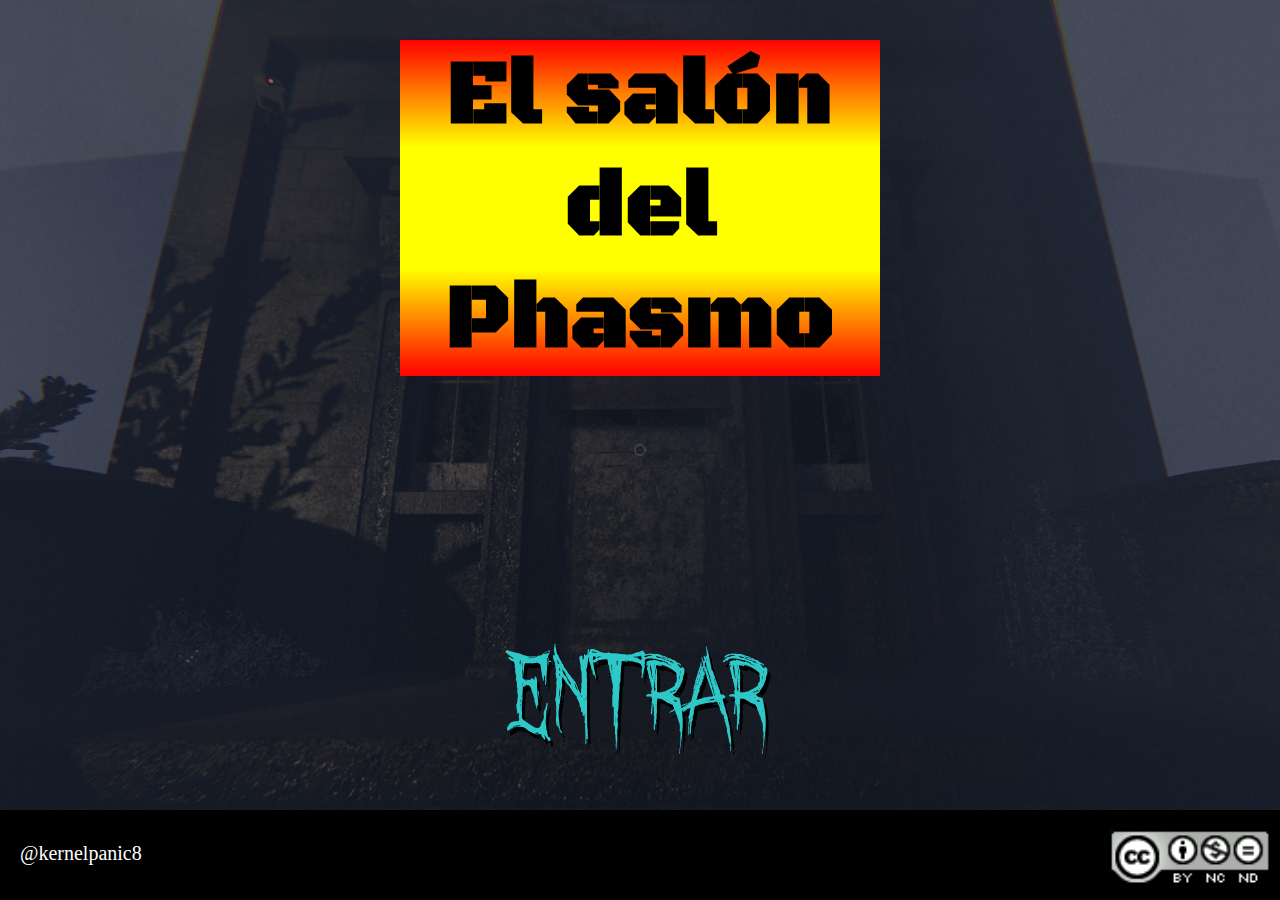
<file: index.html>
<!DOCTYPE html>
<html style="height:100%;">
	<head>
		<title>Ecos del Phasmo</title>
		
		<meta http-equiv="Content-Type" content="text/html; charset=utf-8"/>

		<!-- Links para el archivo CSS y para las fuentes -->
		<link rel="stylesheet" href="style.css" />
		<link rel="preconnect" href="https://fonts.googleapis.com">
		<link rel="preconnect" href="https://fonts.gstatic.com" crossorigin>
		<link href="https://fonts.googleapis.com/css2?family=Black+Ops+One&family=Bricolage+Grotesque:opsz,wght@10..48,500&family=Roboto&display=swap" rel="stylesheet">

	</head>
	<body>
		<header>

			<!-- Título para la página -->
			<h1 id="titulo">El salón del Phasmo</h1>

		</header>
		<section style="text-align:center;">

			<!-- Botón para entrar al menú -->
			<a id="entrar" href="menu.html">Entrar</a>

		</section>

		<footer id="pie">
			<a target="_blank" id="redes" href="https://www.instagram.com/kernelpanic8/?hl=es">@kernelpanic8</a>
			<section style="text-align: right; margin-top: 20px; margin-right: 10px;">
				<img src="img/Licencia CC.png" style="width: 160px;" />
			</section>

		</footer>
	</body>
</html>
</file>
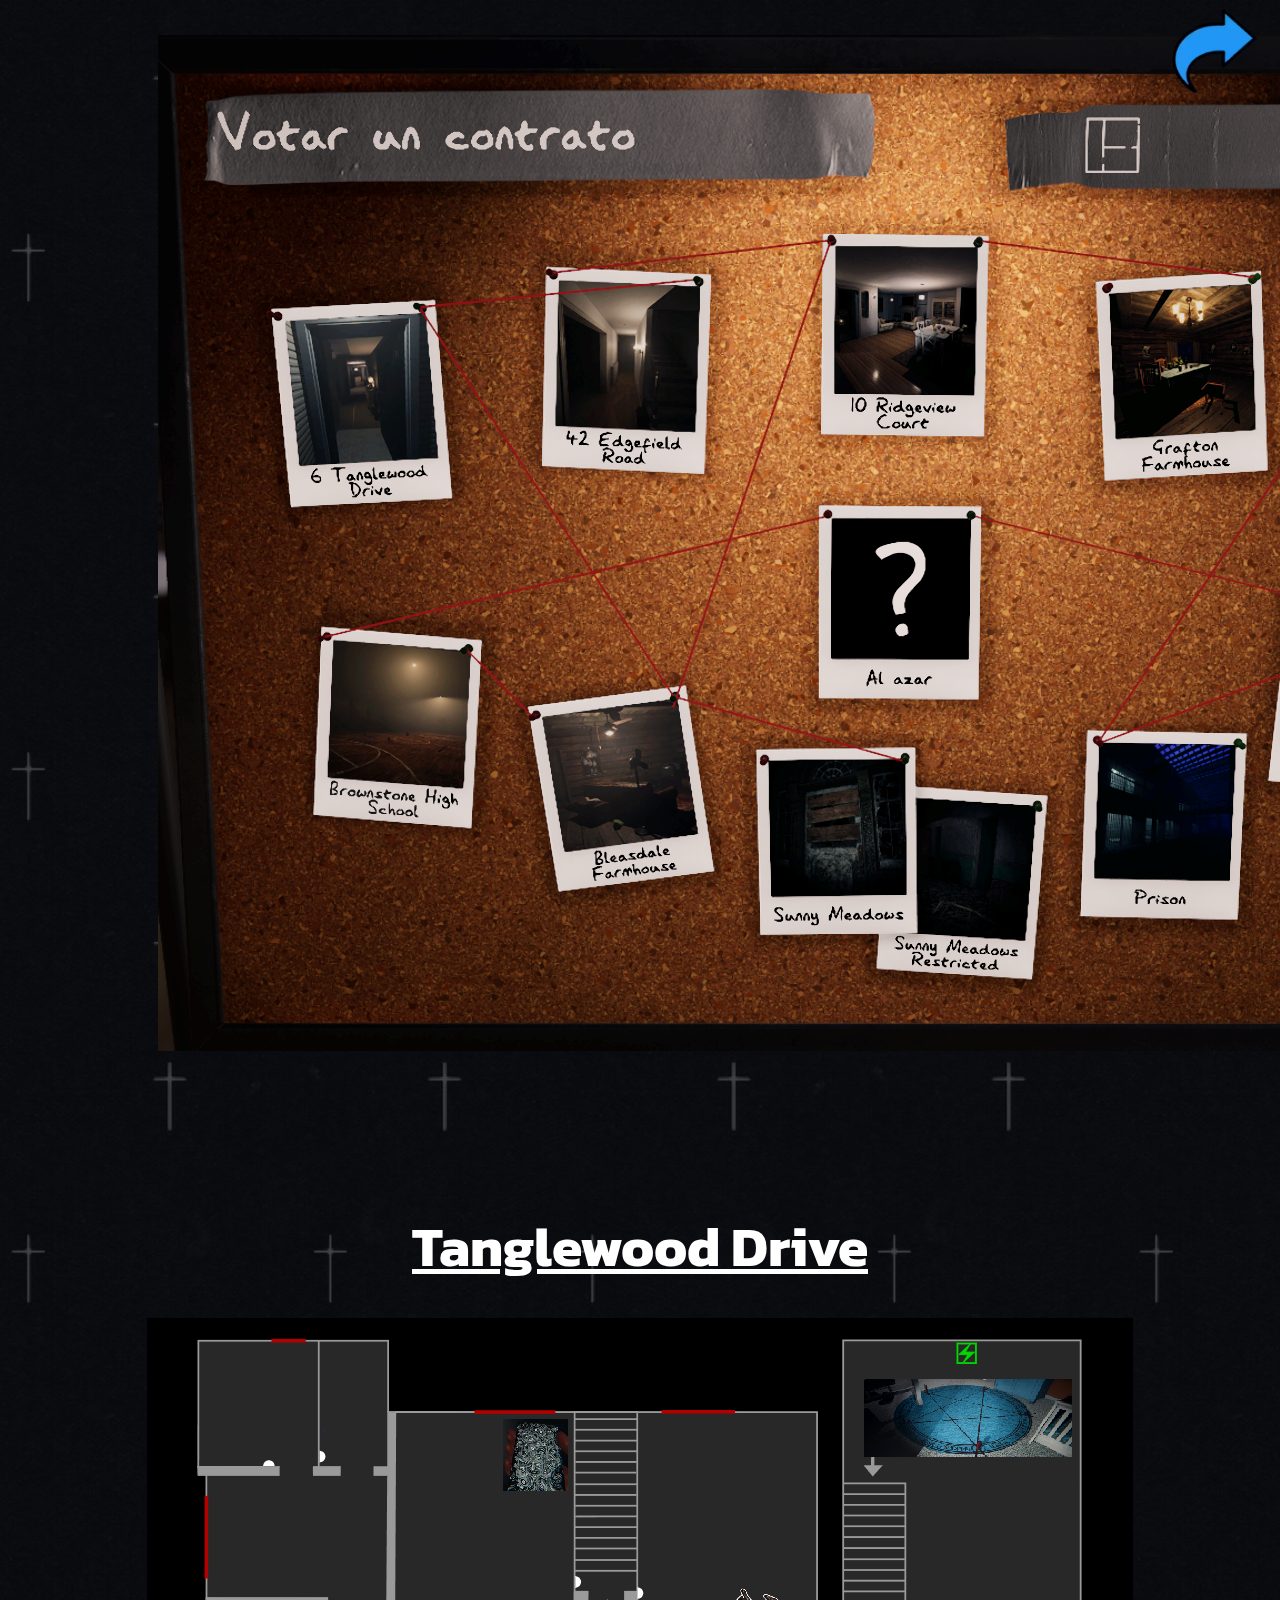
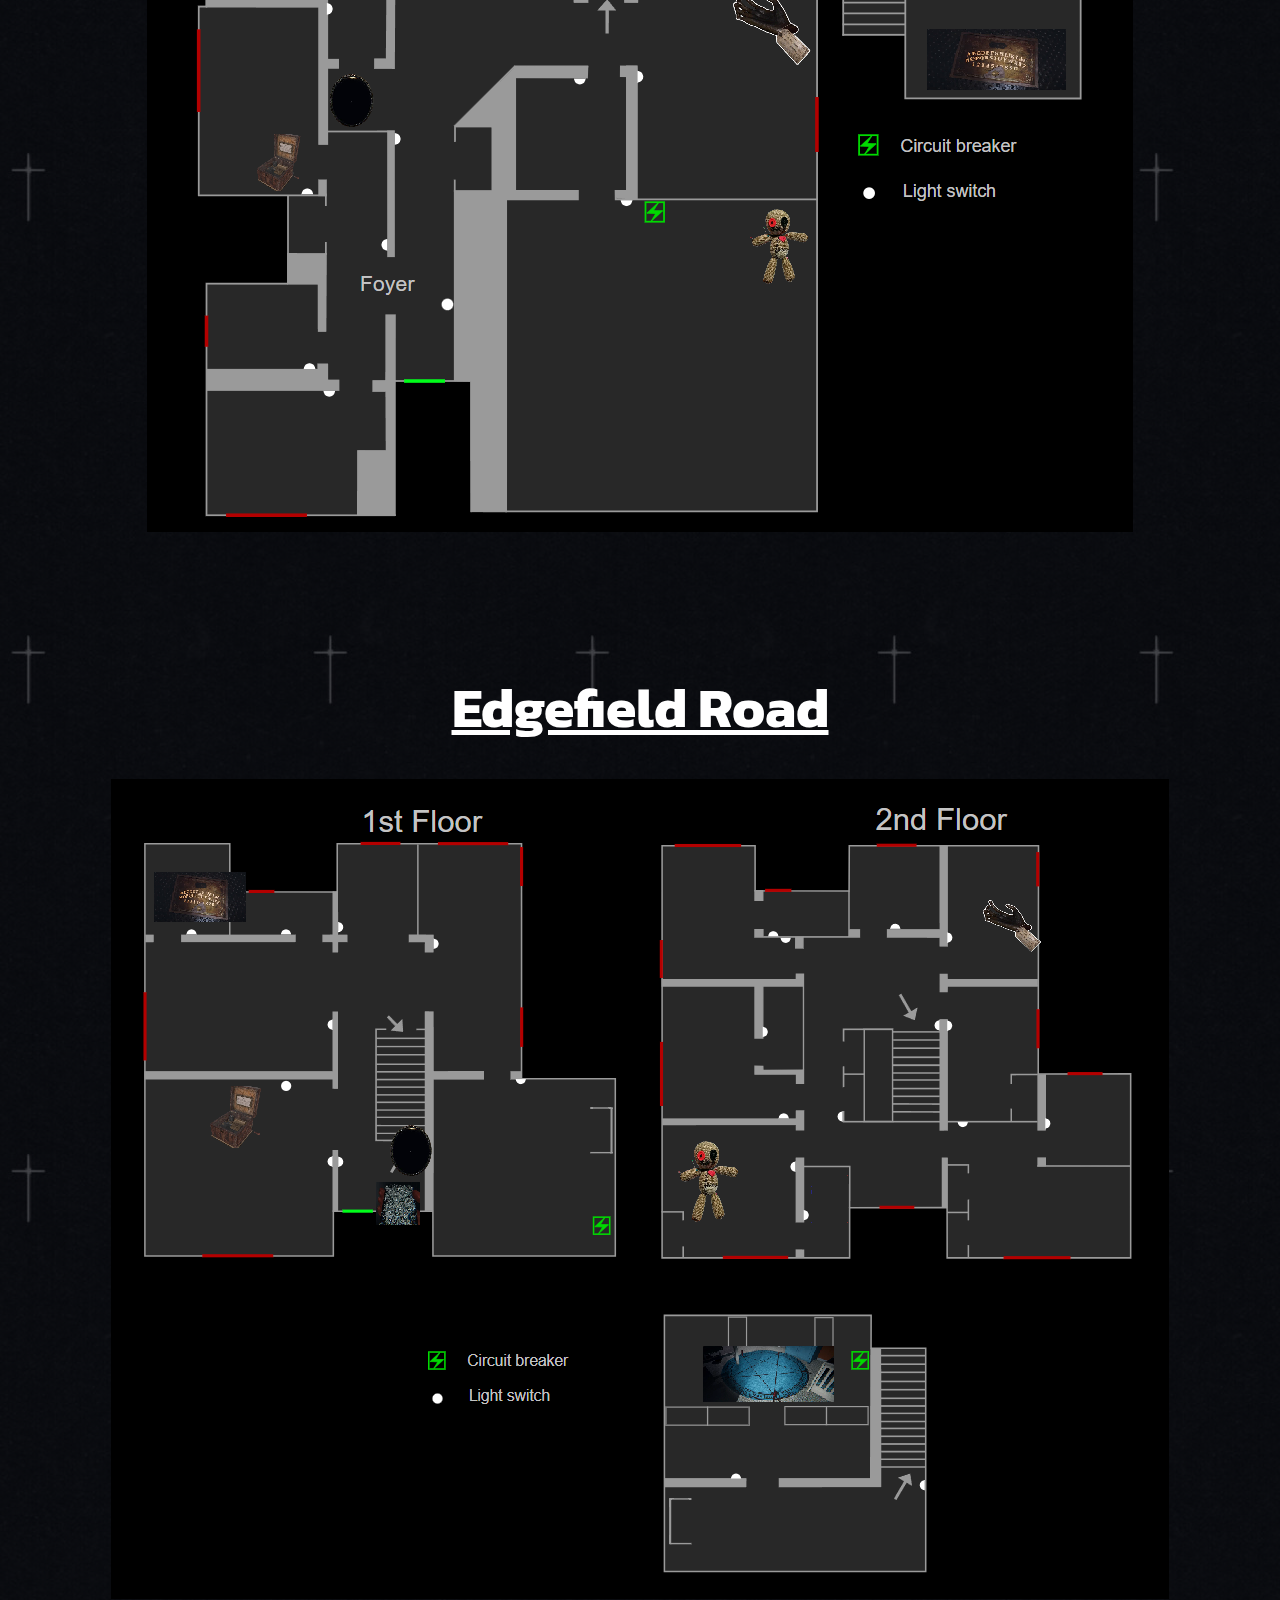
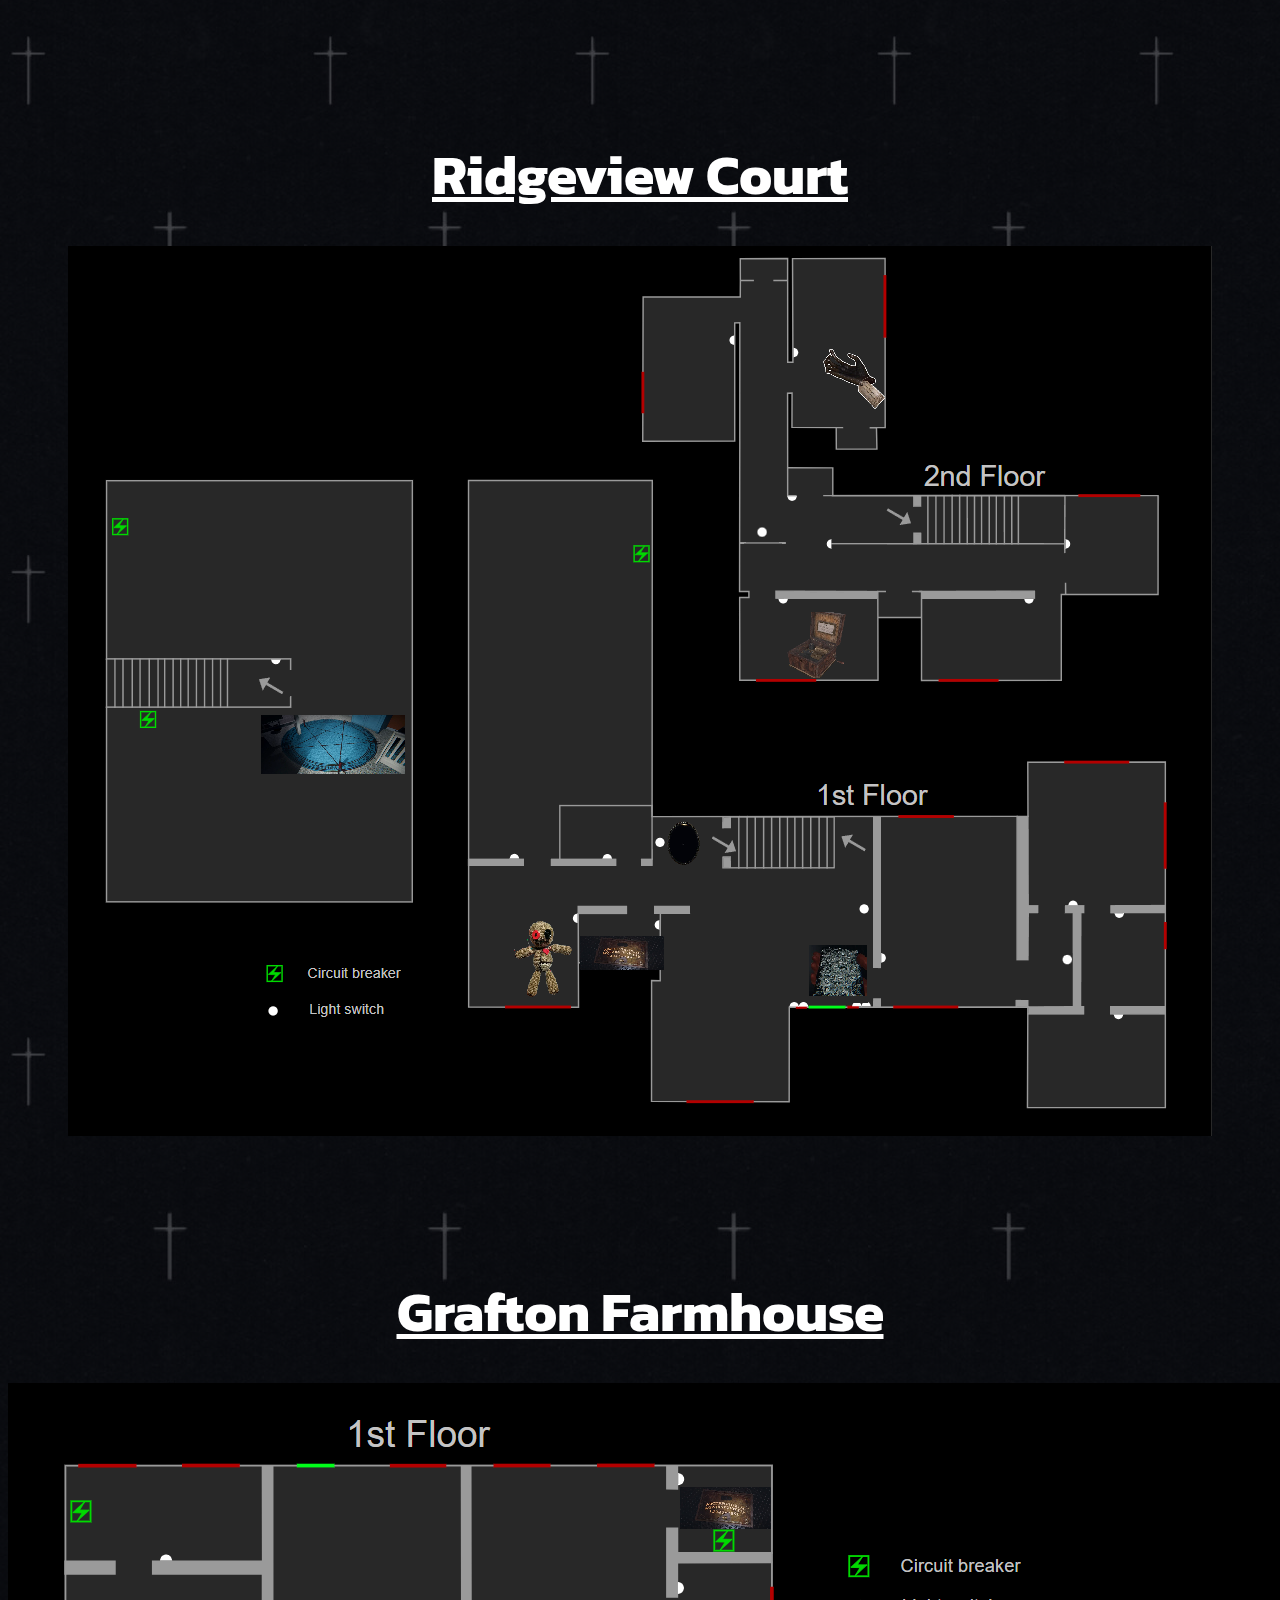
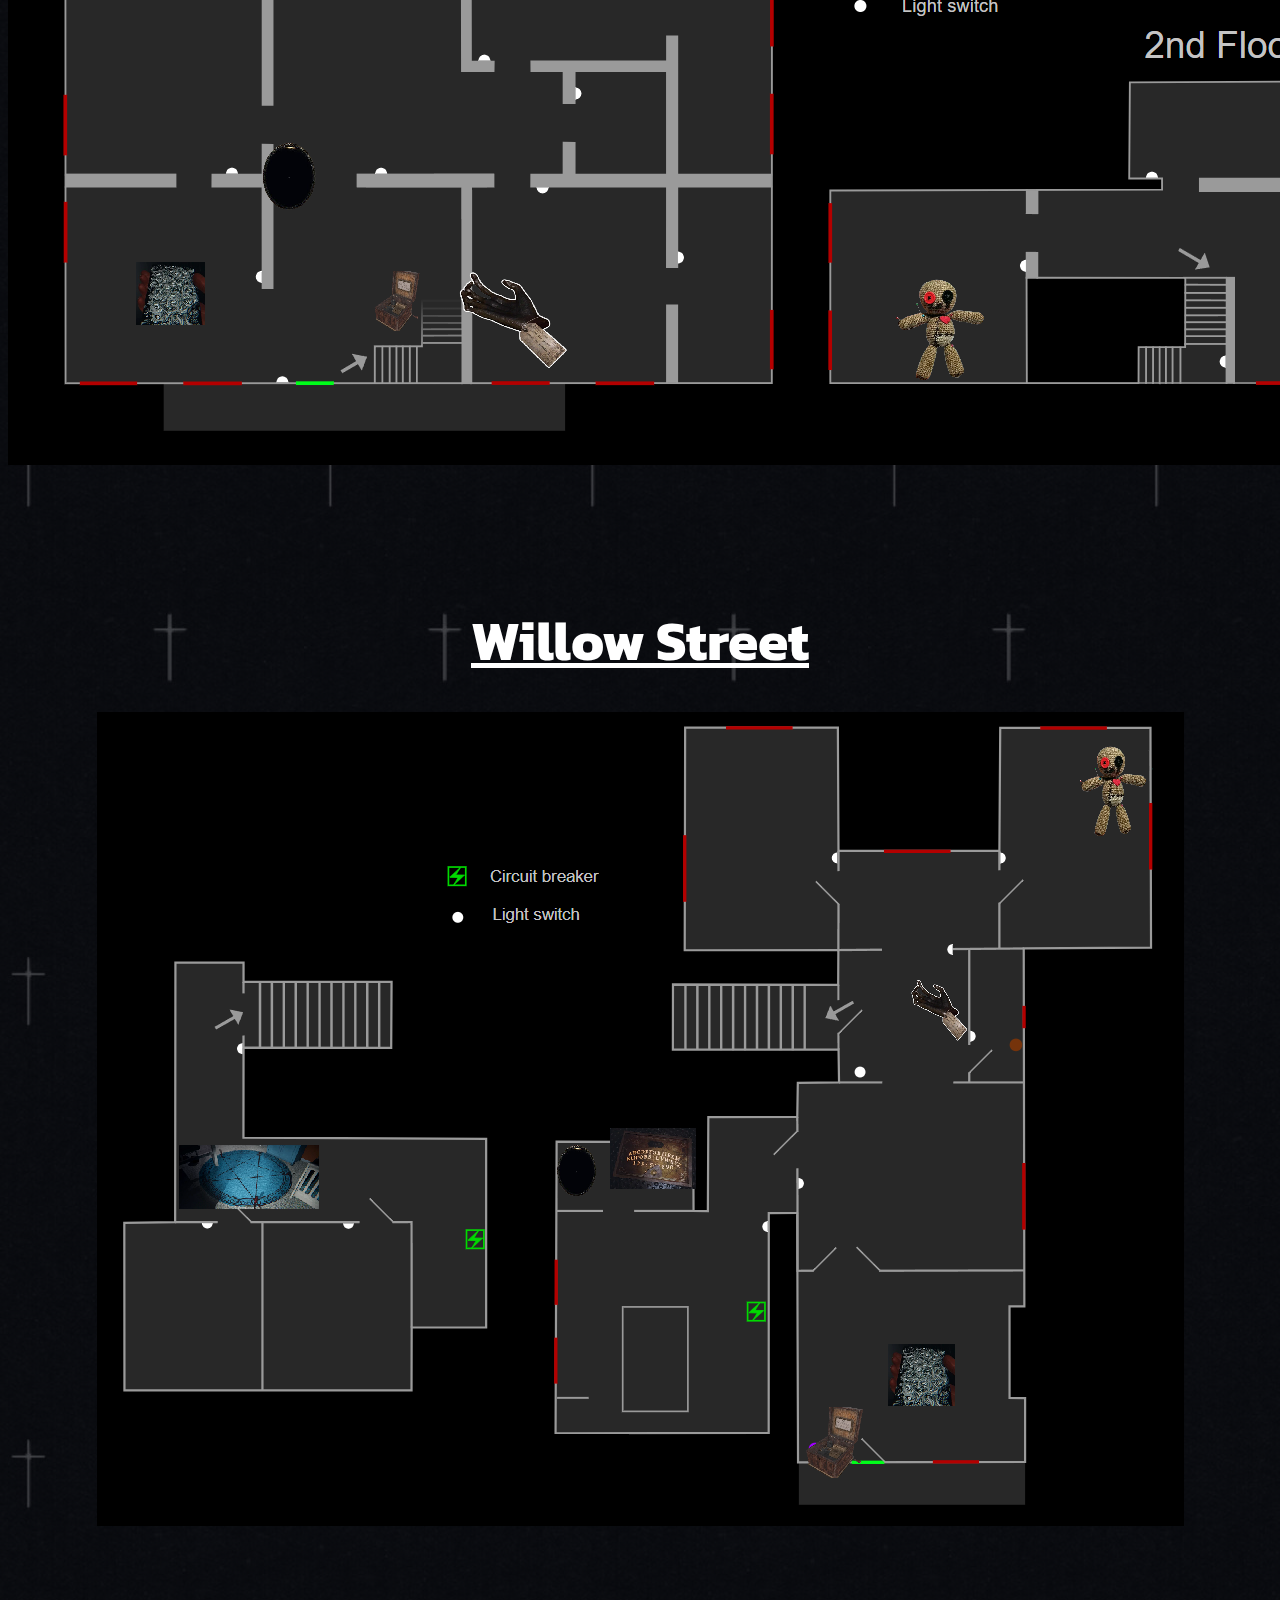
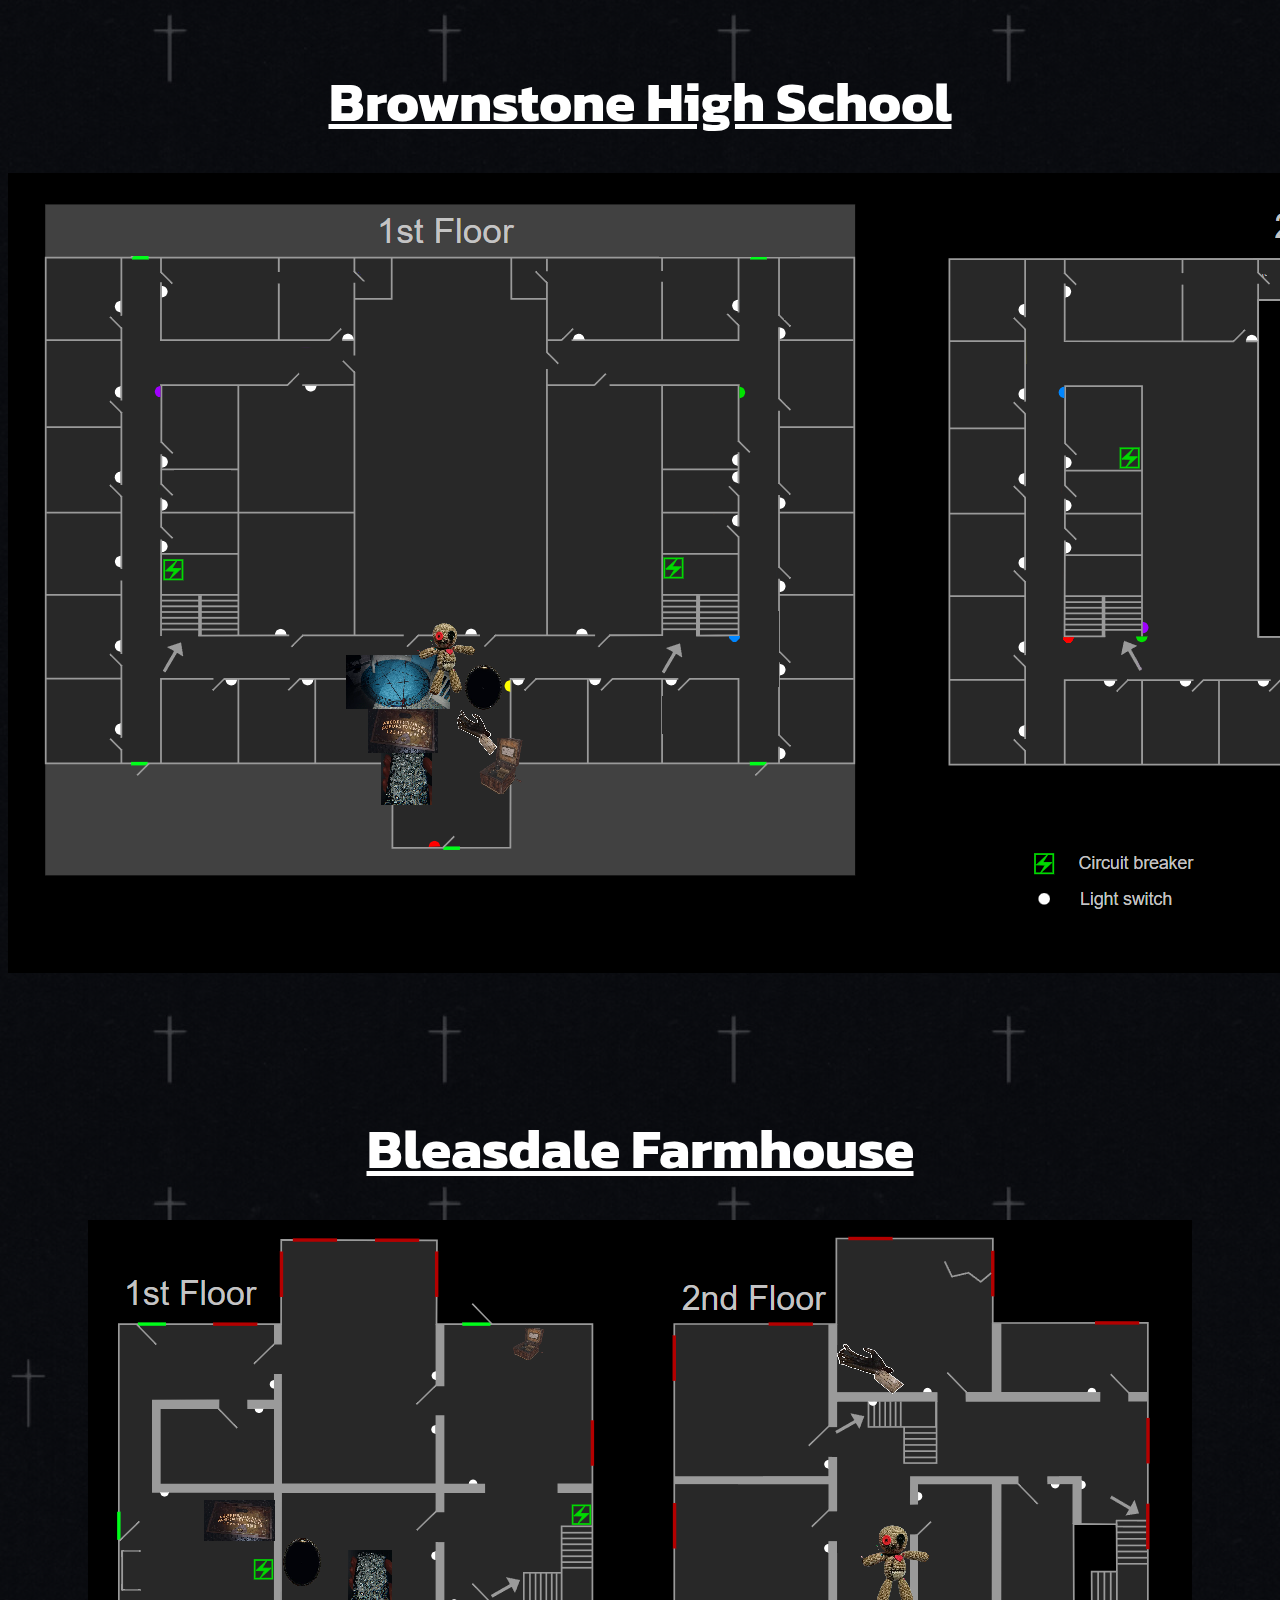
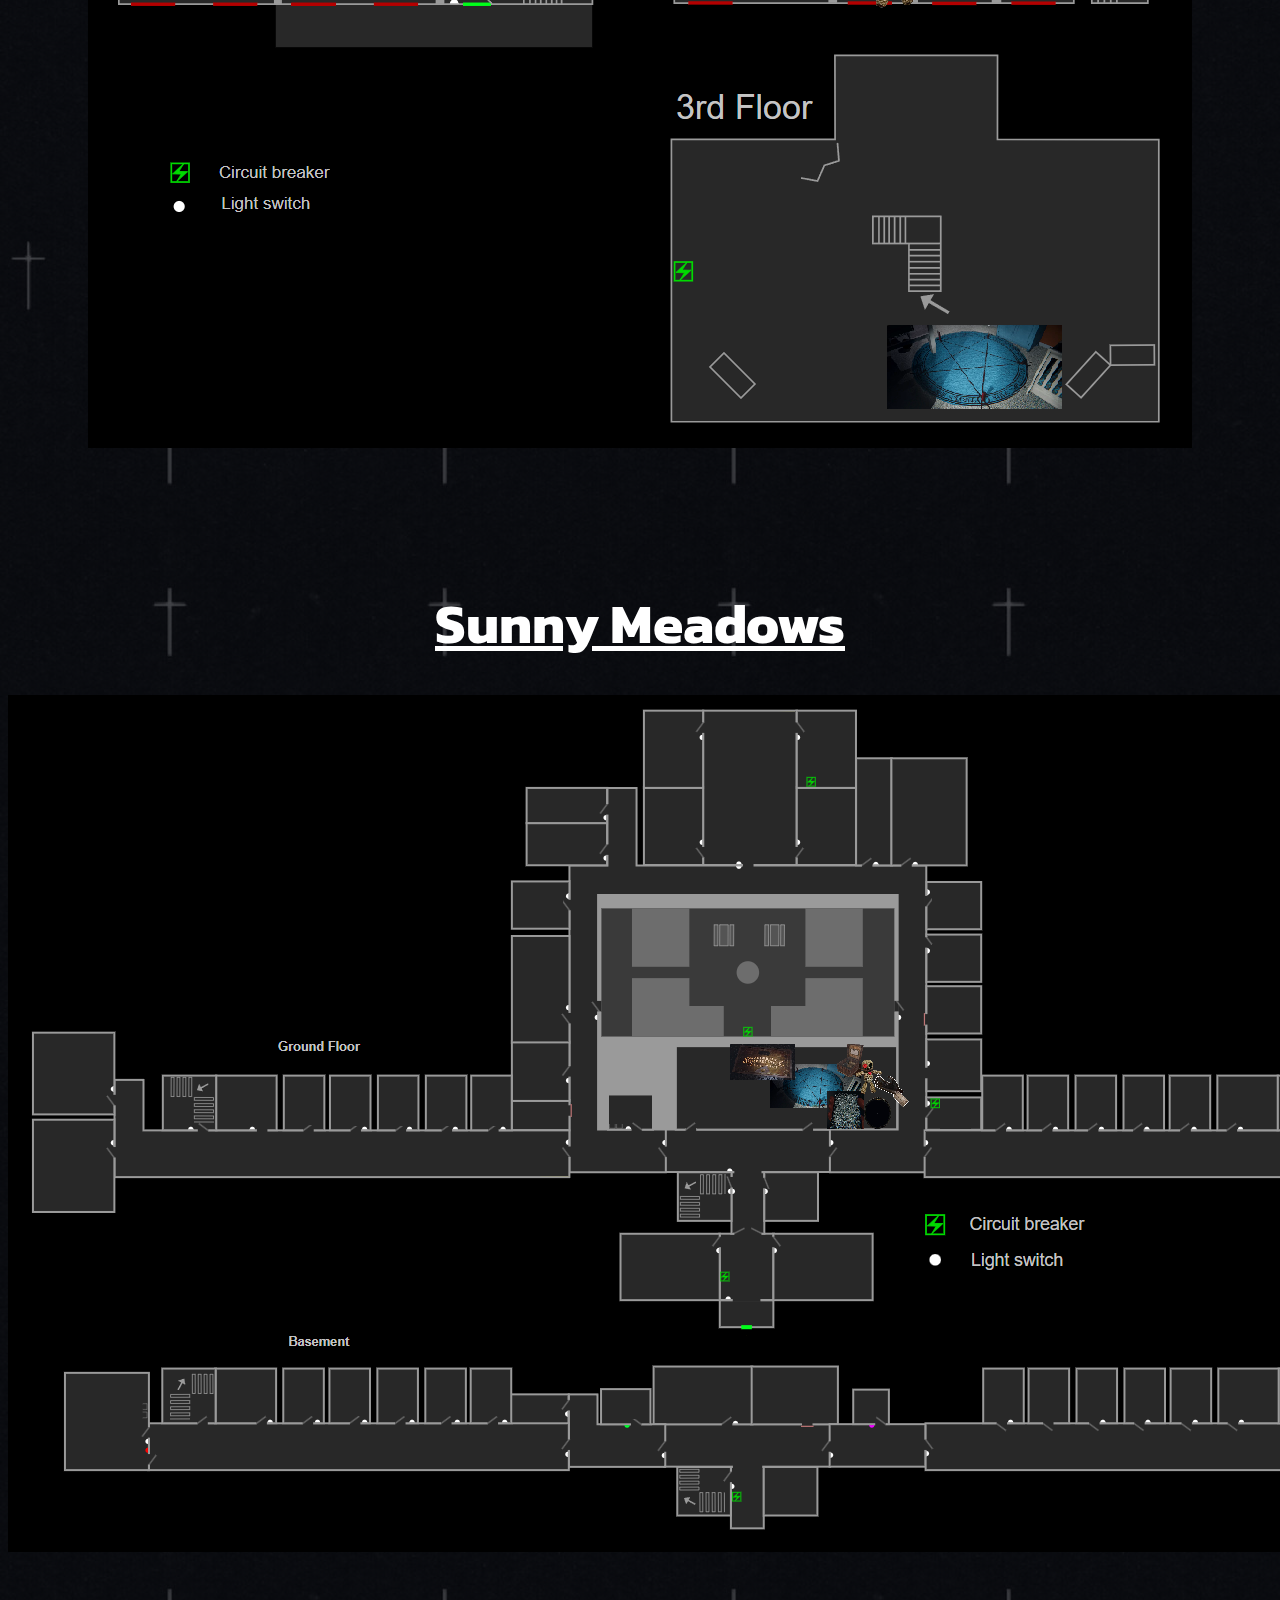
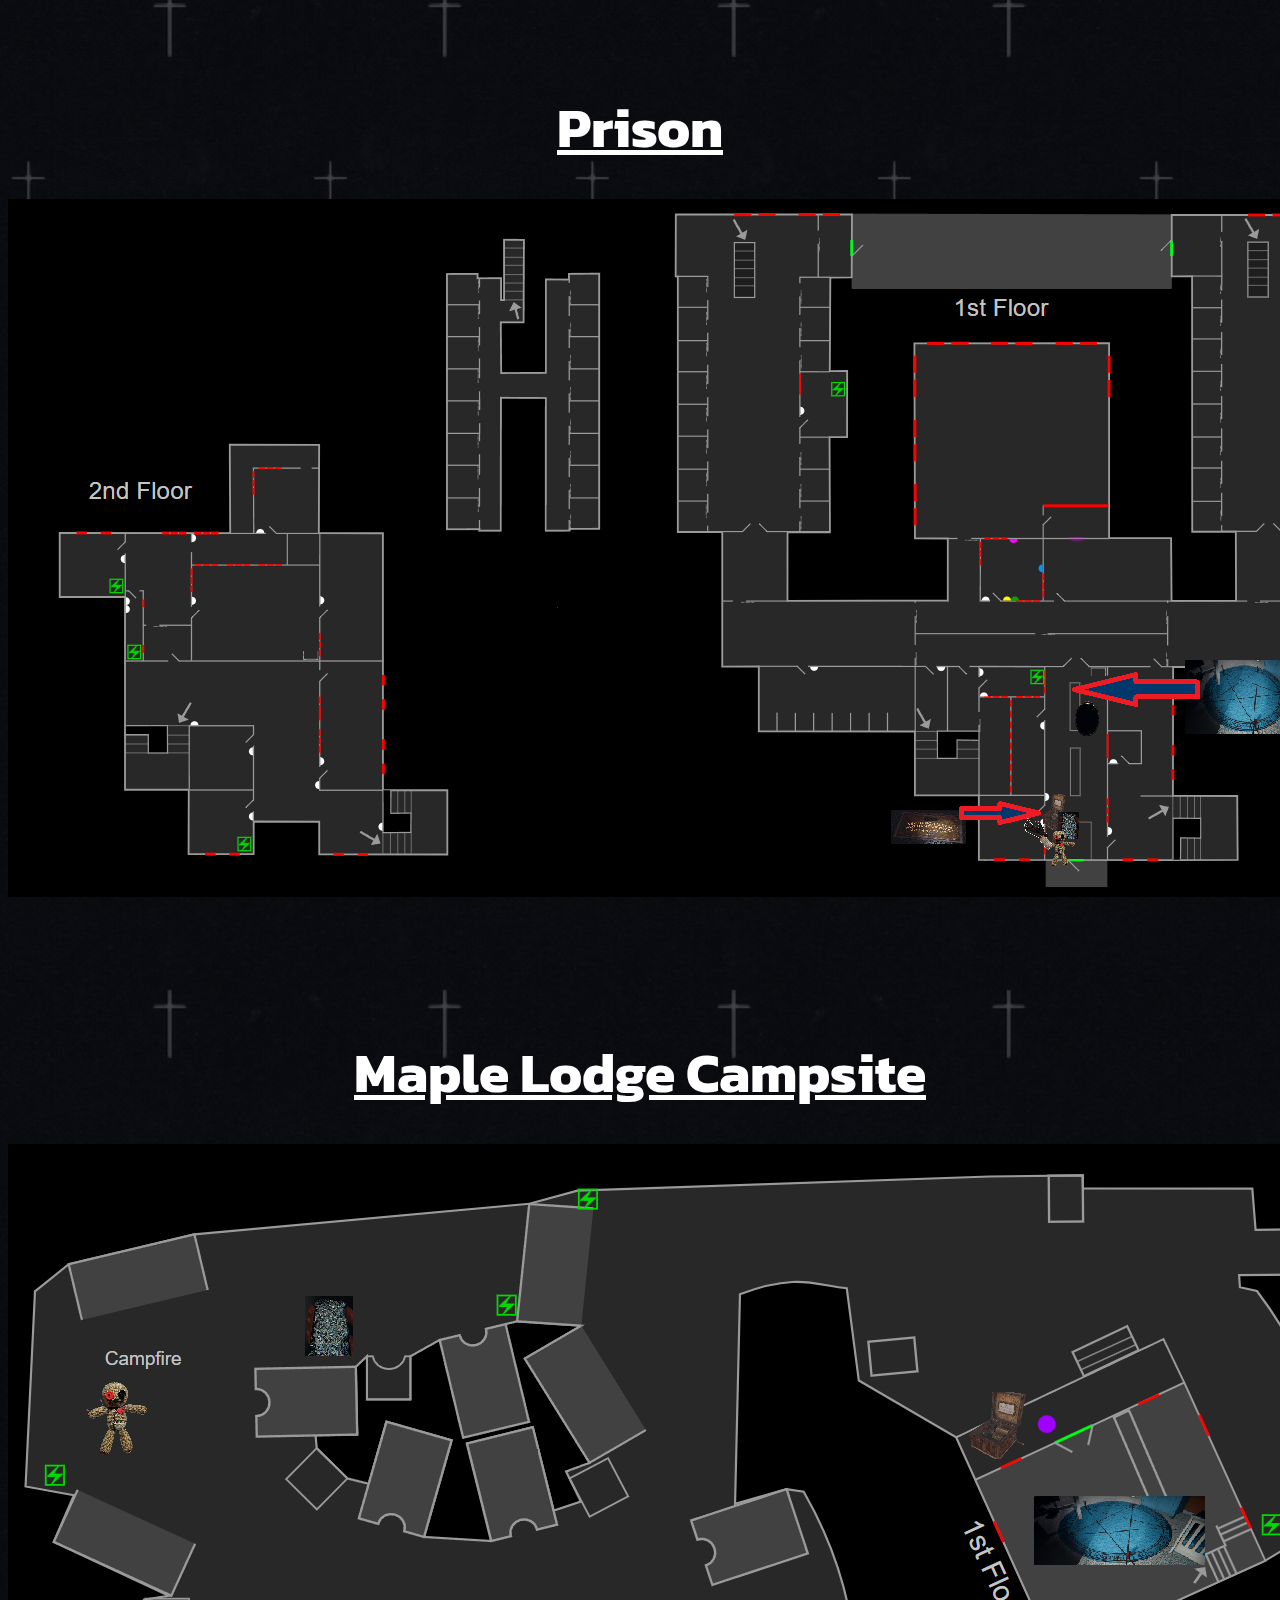
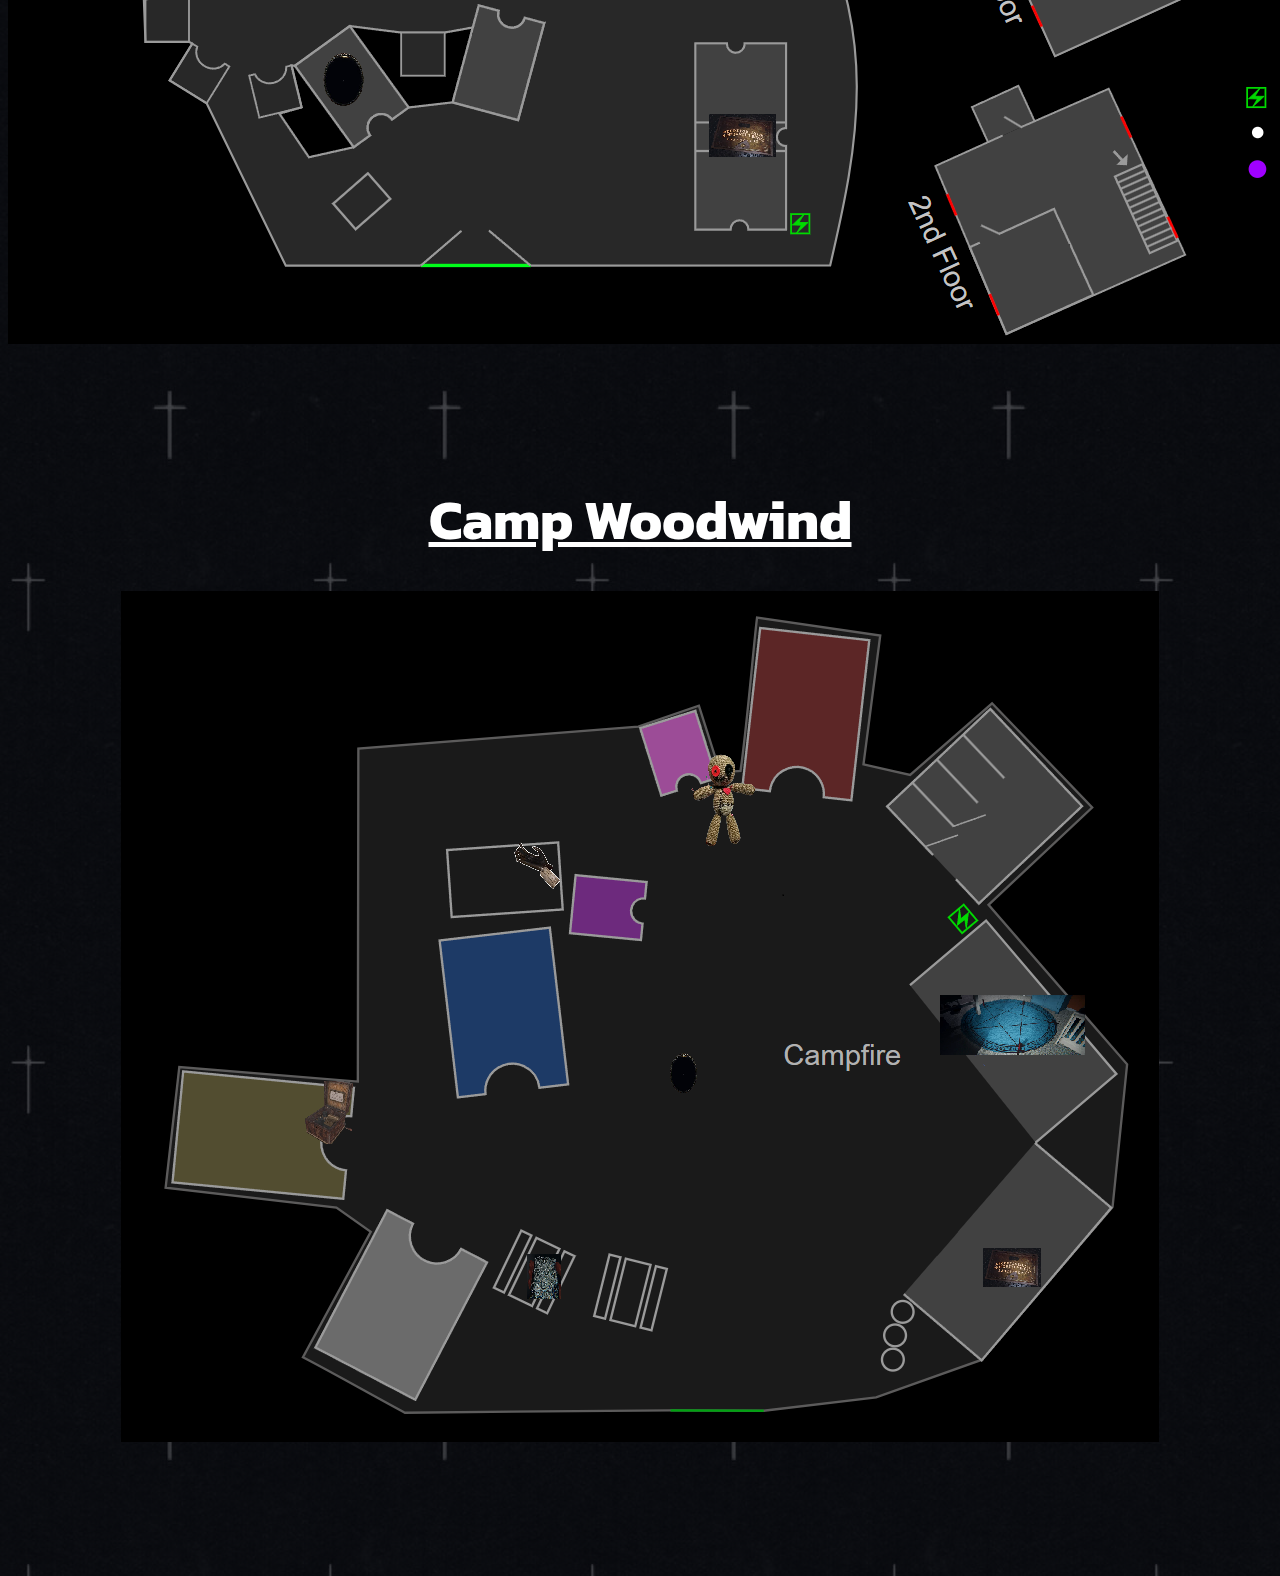
<file: mapas.html>
<!DOCTYPE html>
<html>
<head>
	<title>Ecos del phasmo</title>
	<meta http-equiv="Content-Type" content="text/html; charset=utf-8"/>
	<link rel="stylesheet" href="map_style.css" />
	<link rel="preconnect" href="https://fonts.googleapis.com">
	<link rel="preconnect" href="https://fonts.gstatic.com" crossorigin>
	<link href="https://fonts.googleapis.com/css2?family=Kanit:ital,wght@1,300&display=swap" rel="stylesheet">
</head>
<body>
	<header>
		<section style="text-align: right; margin-bottom: -87px; margin-right: 15px; position: relative;">
			<a href="menu.html">
				<img src="img/Atras.png" style="opacity: 2; width: 85px;" />
			</a>
		</section>
	</header>
	<section id="tabla">
		<img src="Mapas/map_img/mapas.png" usemap="#image-map">

		<map name="image-map">
    		<area target="" alt="" title="" href="#tanglewood" coords="111,272,130,473,293,464,277,265" shape="poly">
    		<area target="" alt="" title="" href="#edgefield" coords="387,231,383,430,548,442,554,241" shape="poly">
    		<area target="" alt="" title="" href="#ridgeview" coords="666,199,663,398,827,402,830,200" shape="poly">
    		<area target="" alt="" title="" href="#grafton" coords="937,248,947,444,1110,434,1103,236" shape="poly">
    		<area target="" alt="" title="" href="#willow" coords="1184,315,1181,511,1342,509,1351,310" shape="poly">
		    <area target="" alt="" title="" href="#brownstone" coords="164,593,155,781,311,794,326,604" shape="poly">
    		<area target="" alt="" title="" href="#bleasdale" coords="369,673,399,857,557,835,526,650" shape="poly">
    		<area target="" alt="" title="" href="#sunny" coords="599,715,604,900,721,898,720,931,872,943,889,760,760,754,757,712" shape="poly">
    		<area target="" alt="" title="" href="#prison" coords="931,695,920,882,1080,884,1090,699" shape="poly">
    		<area target="" alt="" title="" href="#maple" coords="1132,556,1110,745,1267,759,1294,568" shape="poly">
    		<area target="" alt="" title="" href="#woodwind" coords="1196,755,1271,763,1283,673,1378,700,1320,882,1166,840" shape="poly">
		</map>
	</section>

	<section>
		<h3 id="tanglewood" class="title">Tanglewood Drive</h3>
		<section class="imagen">
			<img src="Mapas/map_img/Tanglewood.png" />
		</section>
	</section>

	<section>
		<h3 id="edgefield" class="title">Edgefield Road</h3>
		<section class="imagen">
			<img src="Mapas/map_img/Edgefield.png" />
		</section>
	</section>

	<section>
		<h3 id="ridgeview" class="title">Ridgeview Court</h3>
		<section class="imagen">
			<img src="Mapas/map_img/Ridgeview.png" />
		</section>
	</section>

	<section>
		<h3 id="grafton" class="title">Grafton Farmhouse</h3>
		<section class="imagen">
			<img src="Mapas/map_img/Grafton.png" />
		</section>
	</section>

	<section>
		<h3 id="willow" class="title">Willow Street</h3>
		<section class="imagen">
			<img src="Mapas/map_img/Willow.png" />
		</section>
	</section>

	<section>
		<section>
			<h3 id="brownstone" class="title">Brownstone High School</h3>
		</section>
		
		<section class="imagen">
			<img src="Mapas/map_img/Brownstone.png" />
		</section>
	</section>

	<section>
		<h3 id="bleasdale" class="title">Bleasdale Farmhouse</h3>
		<section class="imagen">
			<img src="Mapas/map_img/Bleasdale.png" />
		</section>
	</section>

	<section>
		<h3 id="sunny" class="title">Sunny Meadows</h3>
		<section class="imagen">
			<img src="Mapas/map_img/Sunny.png" />
		</section>
	</section>

	<section>
		<h3 id="prison" class="title">Prison</h3>
		<section class="imagen">
			<img src="Mapas/map_img/Prison.png" />
		</section>
	</section>

	<section>
		<h3 id="maple" class="title">Maple Lodge Campsite</h3>
		<section class="imagen">
			<img src="Mapas/map_img/Maple.png" />
		</section>
	</section>

	<section>
		<h3 id="woodwind" class="title">Camp Woodwind</h3>
		<section class="imagen">
			<img src="Mapas/map_img/Woodwind.png" />
		</section>
	</section>

</body>
</html>
</file>
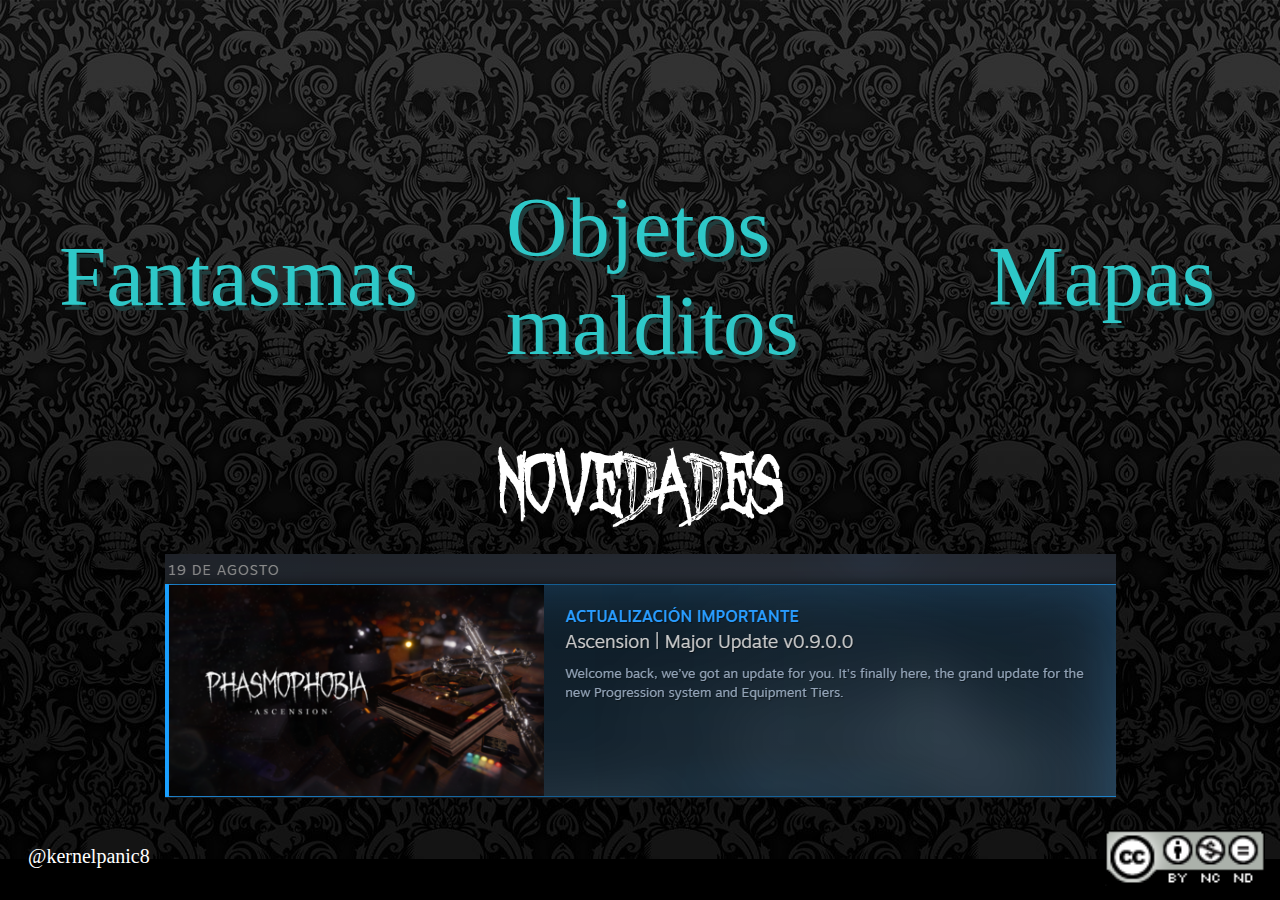
<file: menu.html>
<!DOCTYPE html>
<html>
<head>
	<meta http-equiv="Content-Type" content="text/html; charset=utf-8"/>
	<title>Ecos del Phasmo</title>
	<link rel="stylesheet" href="menu_style.css" />
</head>
<body>
	<header>
		<table id="tabla">
			<tr>
				<td id="fantasma">
					<a class="enlace" href="fantasmas.html">Fantasmas</a>
				</td>
				<td id="O_M">
					<a class="enlace" href="OM.html">Objetos malditos</a>
				</td>
				<td id="mapa">
					<a class="enlace" href="mapas.html">Mapas</a>
				</td>
			</tr>
		</table>
	</header>
	<section>
		<table id="noved_tabla">
			<tr>
				<th>
					<h3 id="noved_titulo">Novedades</h3>
				</th>
			</tr>
			<tr>
				<td>
					<a target="_blank" href="https://store.steampowered.com/news/app/739630/view/5440963918826751014">
						<img src="img/novedades/Novedad_1.png" />
					</a>
				</td>
				
			</tr>
		</table>
	</section>

	<footer id="pie">
		<a target="blank" id="redes" href="https://www.instagram.com/kernelpanic8/?hl=es">@kernelpanic8</a>
		<section style="text-align: right; margin-top: 20px; margin-right: 10px;">
			<img src="img/Licencia CC.png" style="width: 160px;" />
		</section>

	</footer>

</body>
</html>
</file>
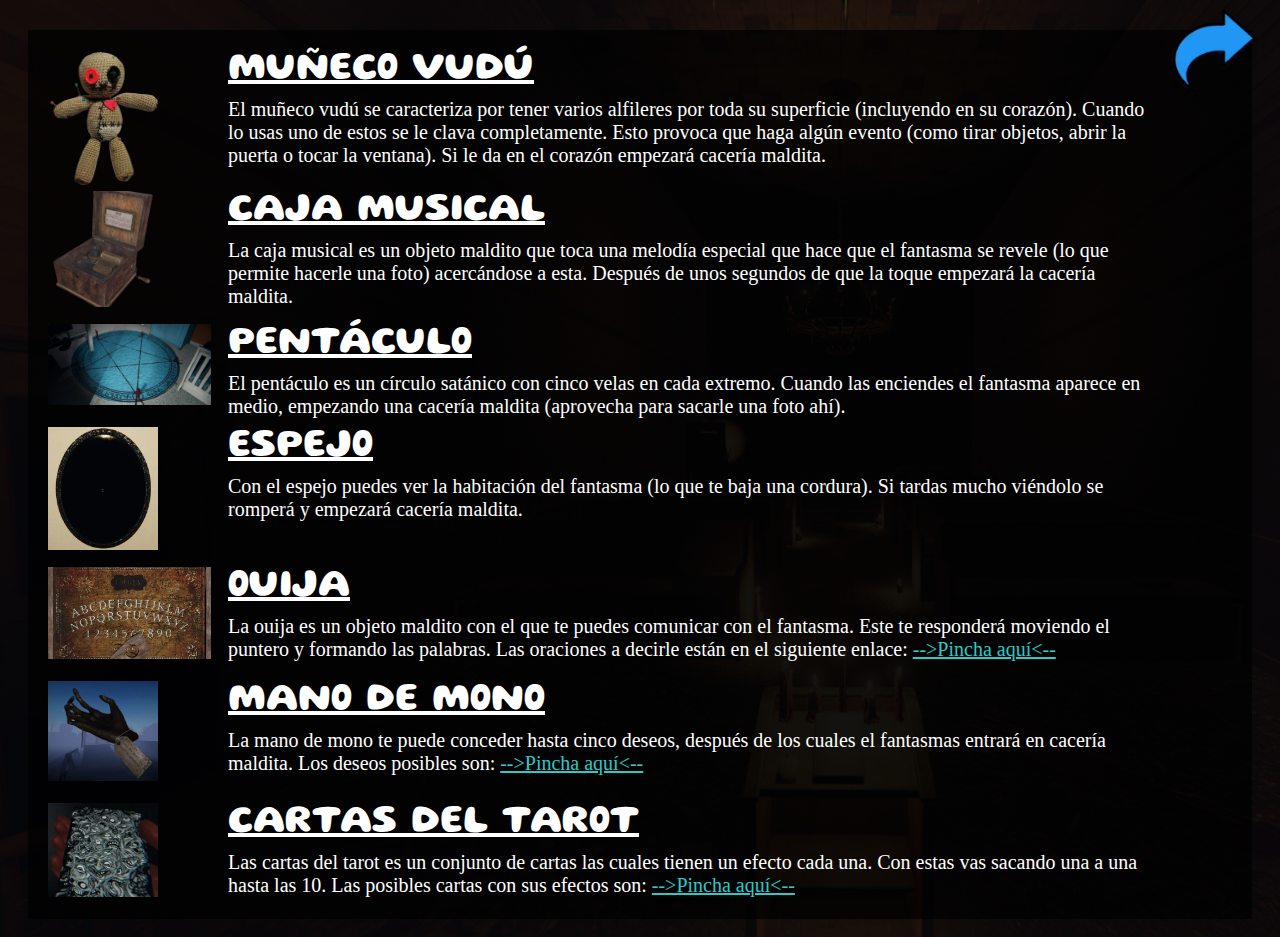
<file: OM.html>
<!DOCTYPE html>
<html>
<head>
	<title>Ecos del phasmo</title>
	<meta http-equiv="Content-Type" content="text/html; charset=utf-8"/>
	<link rel="stylesheet" href="OM_style.css">
	<link rel="preconnect" href="https://fonts.googleapis.com">
	<link rel="preconnect" href="https://fonts.gstatic.com" crossorigin>
	<link href="https://fonts.googleapis.com/css2?family=Gluten:wght@100&display=swap" rel="stylesheet">
</head>
<body>
	<header>
		<section style="text-align: right; margin-bottom: -87px; margin-right: 15px; position: relative;">
			<a href="menu.html">
				<img src="img/Atras.png" style="opacity: 2; width: 85px;" />
			</a>
		</section>
	</header>
	<section id="fondo2">
		<section>
			<h3 class="titulo">MUÑEC0 VUDÚ</h3>
			<p class="descripcion">El muñeco vudú se caracteriza por tener varios alfileres por toda su superficie (incluyendo en su corazón). Cuando lo usas uno de estos se le clava completamente. Esto provoca que haga algún evento (como tirar objetos, abrir la puerta o tocar la ventana). Si le da en el corazón empezará cacería maldita.</p>
			<img class="imagen" src="OM/OM_img/Muneco_Vudu.jpg" />
		</section>

		<section>
			<h3 class="titulo">CAJA MUSICAL</h3>
			<p class="descripcion">La caja musical es un objeto maldito que toca una melodía especial que hace que el fantasma se revele (lo que permite hacerle una foto) acercándose a esta. Después de unos segundos de que la toque empezará la cacería maldita.</p>
			<img class="imagen" src="OM/OM_img/Caja_musical.jpg" />
		</section>

		<section style="margin-bottom:18px; margin-top:13px;">
			<h3 class="titulo">PENTÁCUL0</h3>
			<p class="descripcion">El pentáculo es un círculo satánico con cinco velas en cada extremo. Cuando las enciendes el fantasma aparece en medio, empezando una cacería maldita (aprovecha para sacarle una foto ahí).</p>
			<img class="imagen" src="OM/OM_img/Pentaculo.jpg" style="width: 163px;" />
		</section>

		<section>
			<h3 class="titulo">ESPEJ0</h3>
			<p class="descripcion">Con el espejo puedes ver la habitación del fantasma (lo que te baja una cordura). Si tardas mucho viéndolo se romperá y empezará cacería maldita.</p>
			<img class="imagen" src="OM/OM_img/Espejo.jpg" />
		</section>

		<section style="margin-bottom:18px; margin-top:13px;">
			<h3 class="titulo">0UIJA</h3>
			<p class="descripcion">La ouija es un objeto maldito con el que te puedes comunicar con el fantasma. Este te responderá moviendo el puntero y formando las palabras. Las oraciones a decirle están en el siguiente enlace: <a target=_blank id="oraciones" href="OM/OM_img/Preguntas.png">-->Pincha aquí<--</a></p>
			<img class="imagen" src="OM/OM_img/Ouija.jpg" style="width: 163px;" />
		</section>

		<section style="margin-bottom:18px; margin-top:13px;">
			<h3 class="titulo">MAN0 DE M0N0</h3>
			<p class="descripcion">La mano de mono te puede conceder hasta cinco deseos, después de los cuales el fantasmas entrará en cacería maldita. Los deseos posibles son: <a target=_blank id="oraciones" href="OM/OM_img/Deseos.png">-->Pincha aquí<--</a></p>
			<img class="imagen" src="OM/OM_img/Mano_de_mono.jpeg" />
		</section>

		<section style="margin-bottom:18px; margin-top:13px; padding-bottom: 18px;">
			<h3 class="titulo">CARTAS DEL TAR0T</h3>
			<p class="descripcion">Las cartas del tarot es un conjunto de cartas las cuales tienen un efecto cada una. Con estas vas sacando una a una hasta las 10. Las posibles cartas con sus efectos son: <a target=_blank id="oraciones" href="OM/OM_img/Cartas.png">-->Pincha aquí<--</a></p>
			<img class="imagen" src="OM/OM_img/Cartas.jpg" />
		</section>

	</section>
	
</body>
</html>
</file>
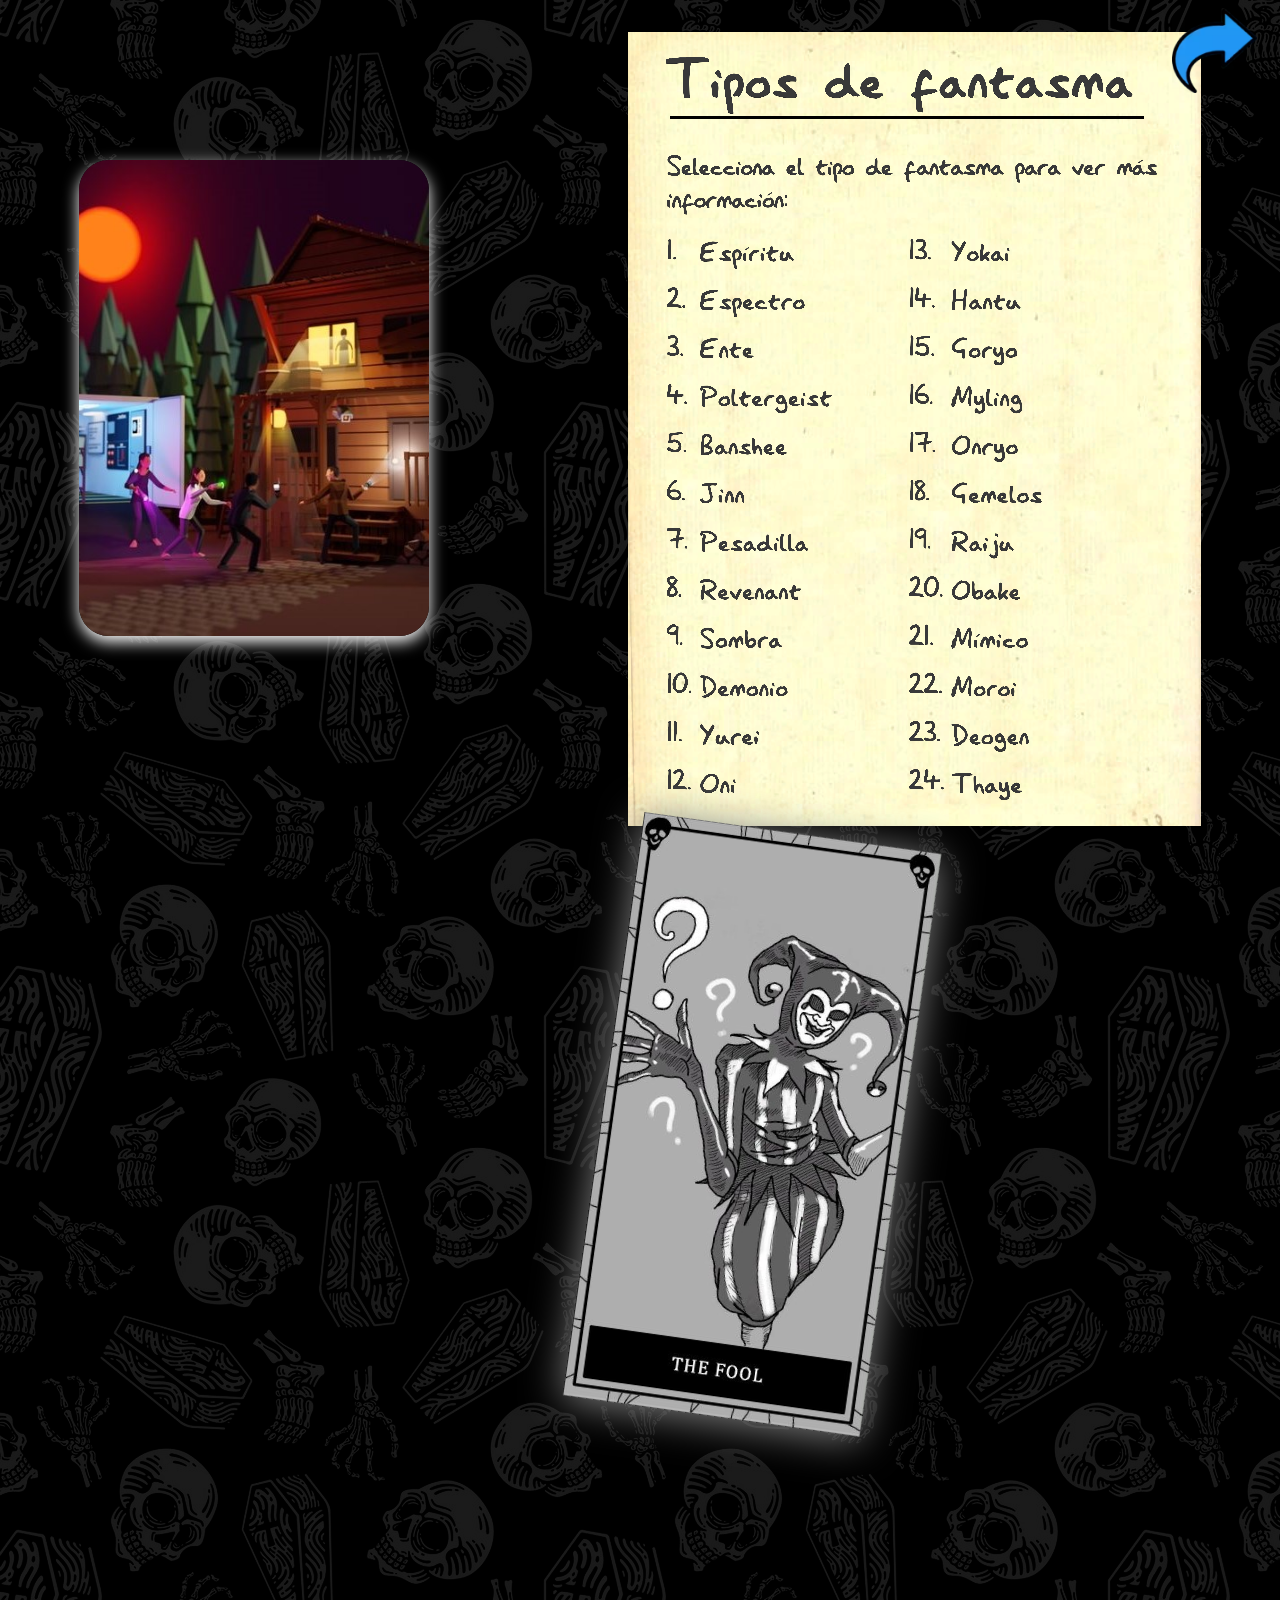
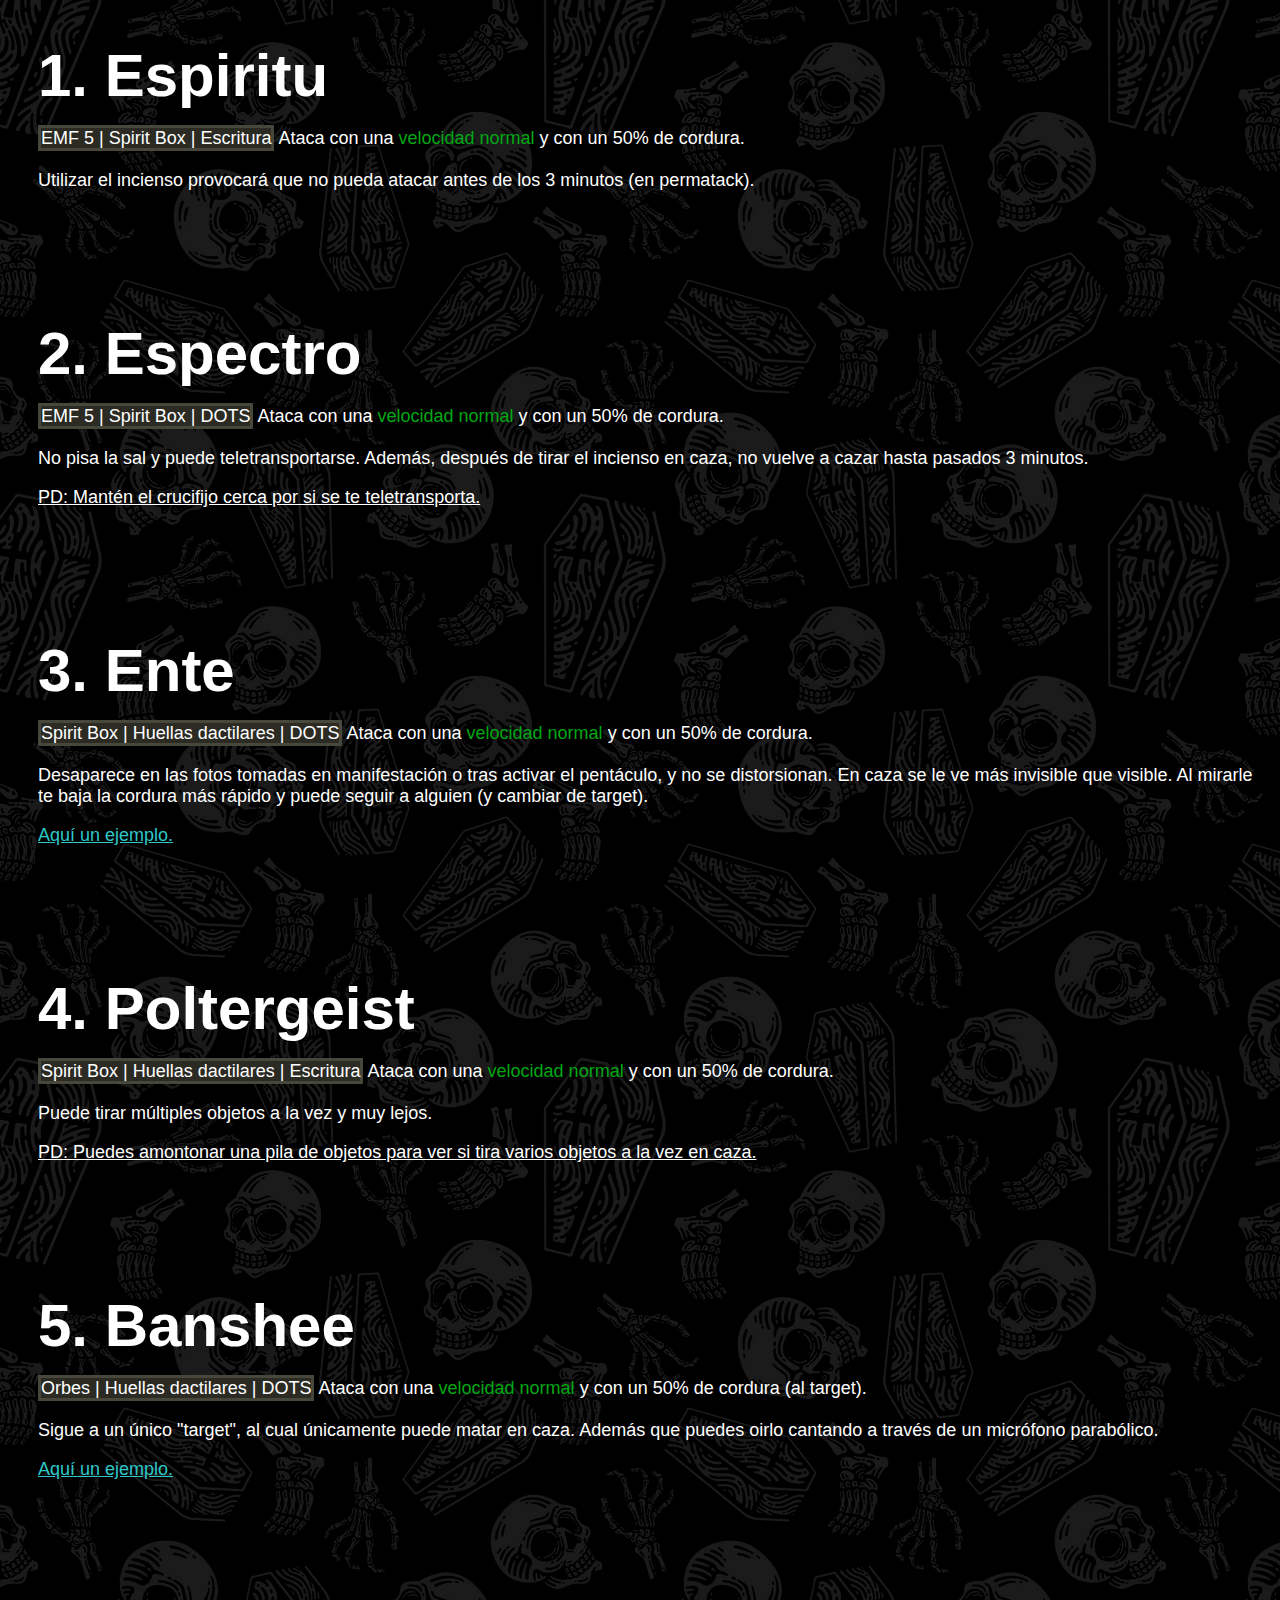
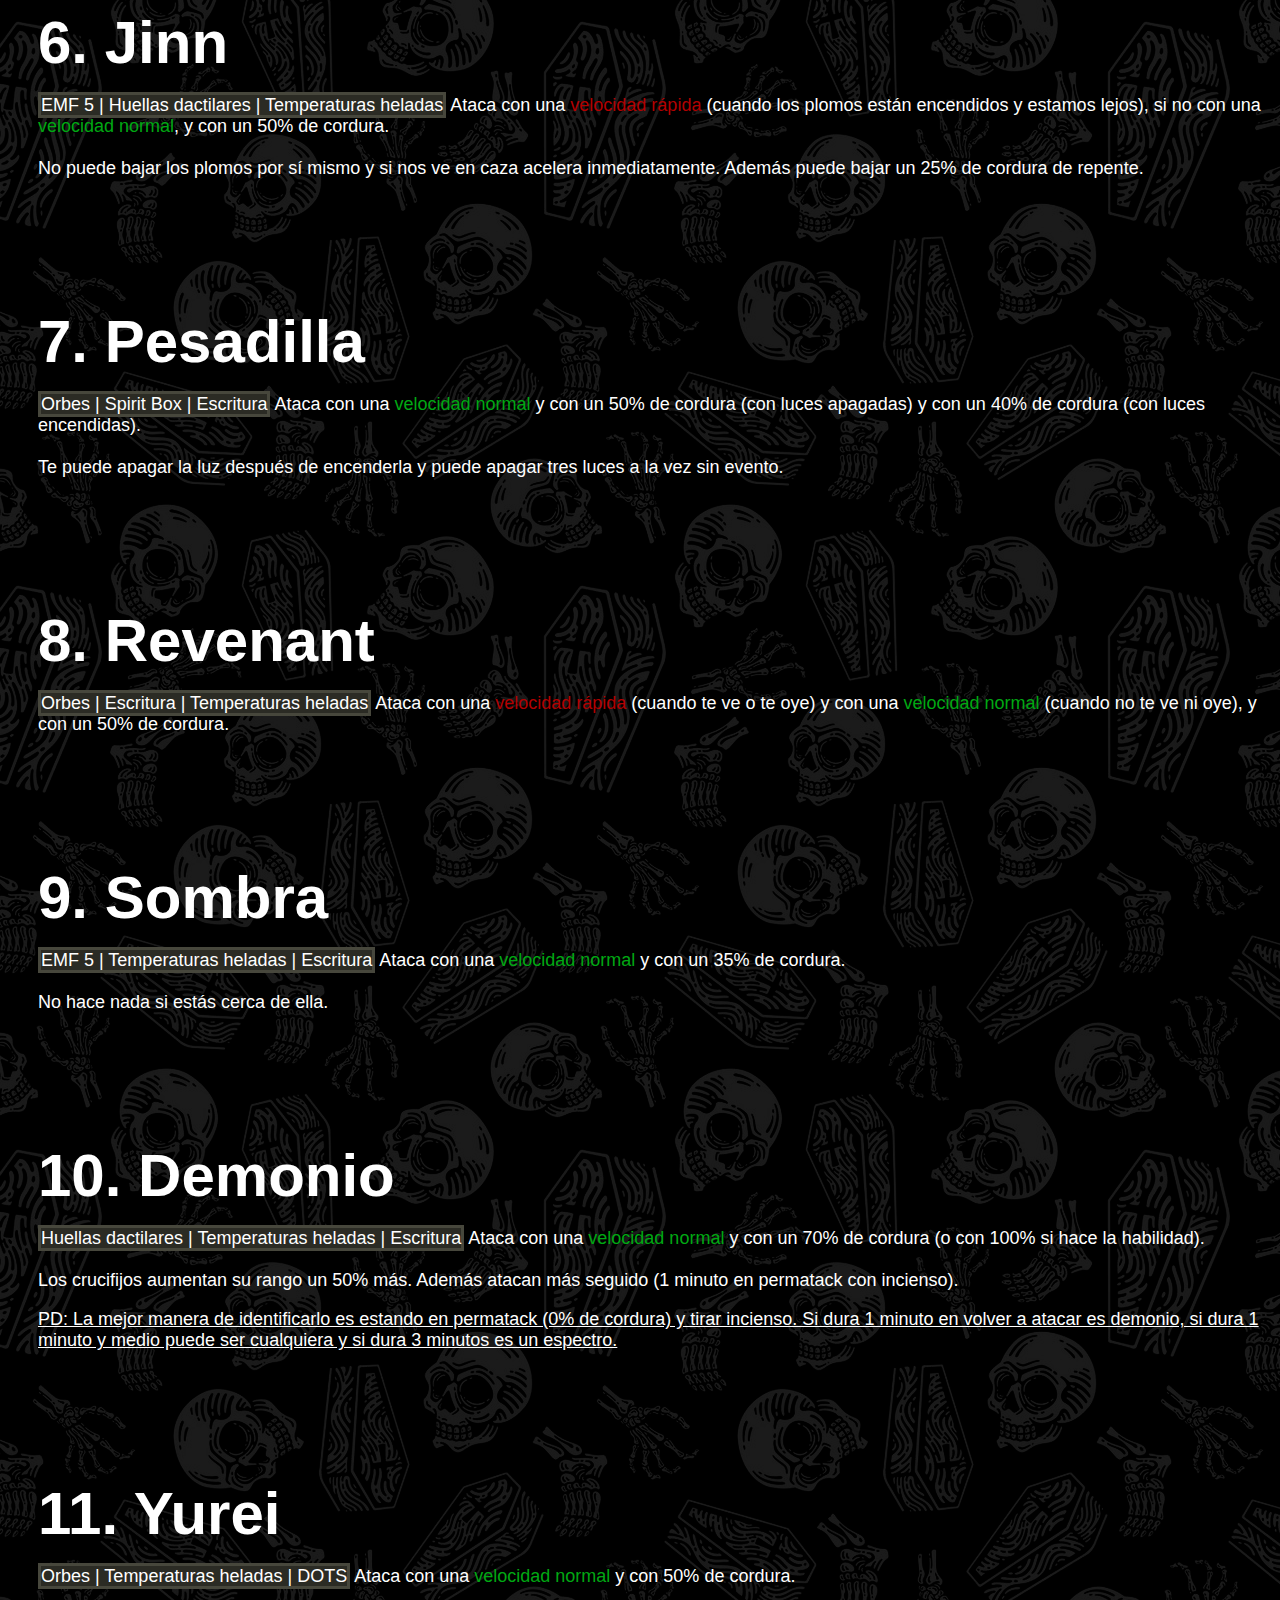
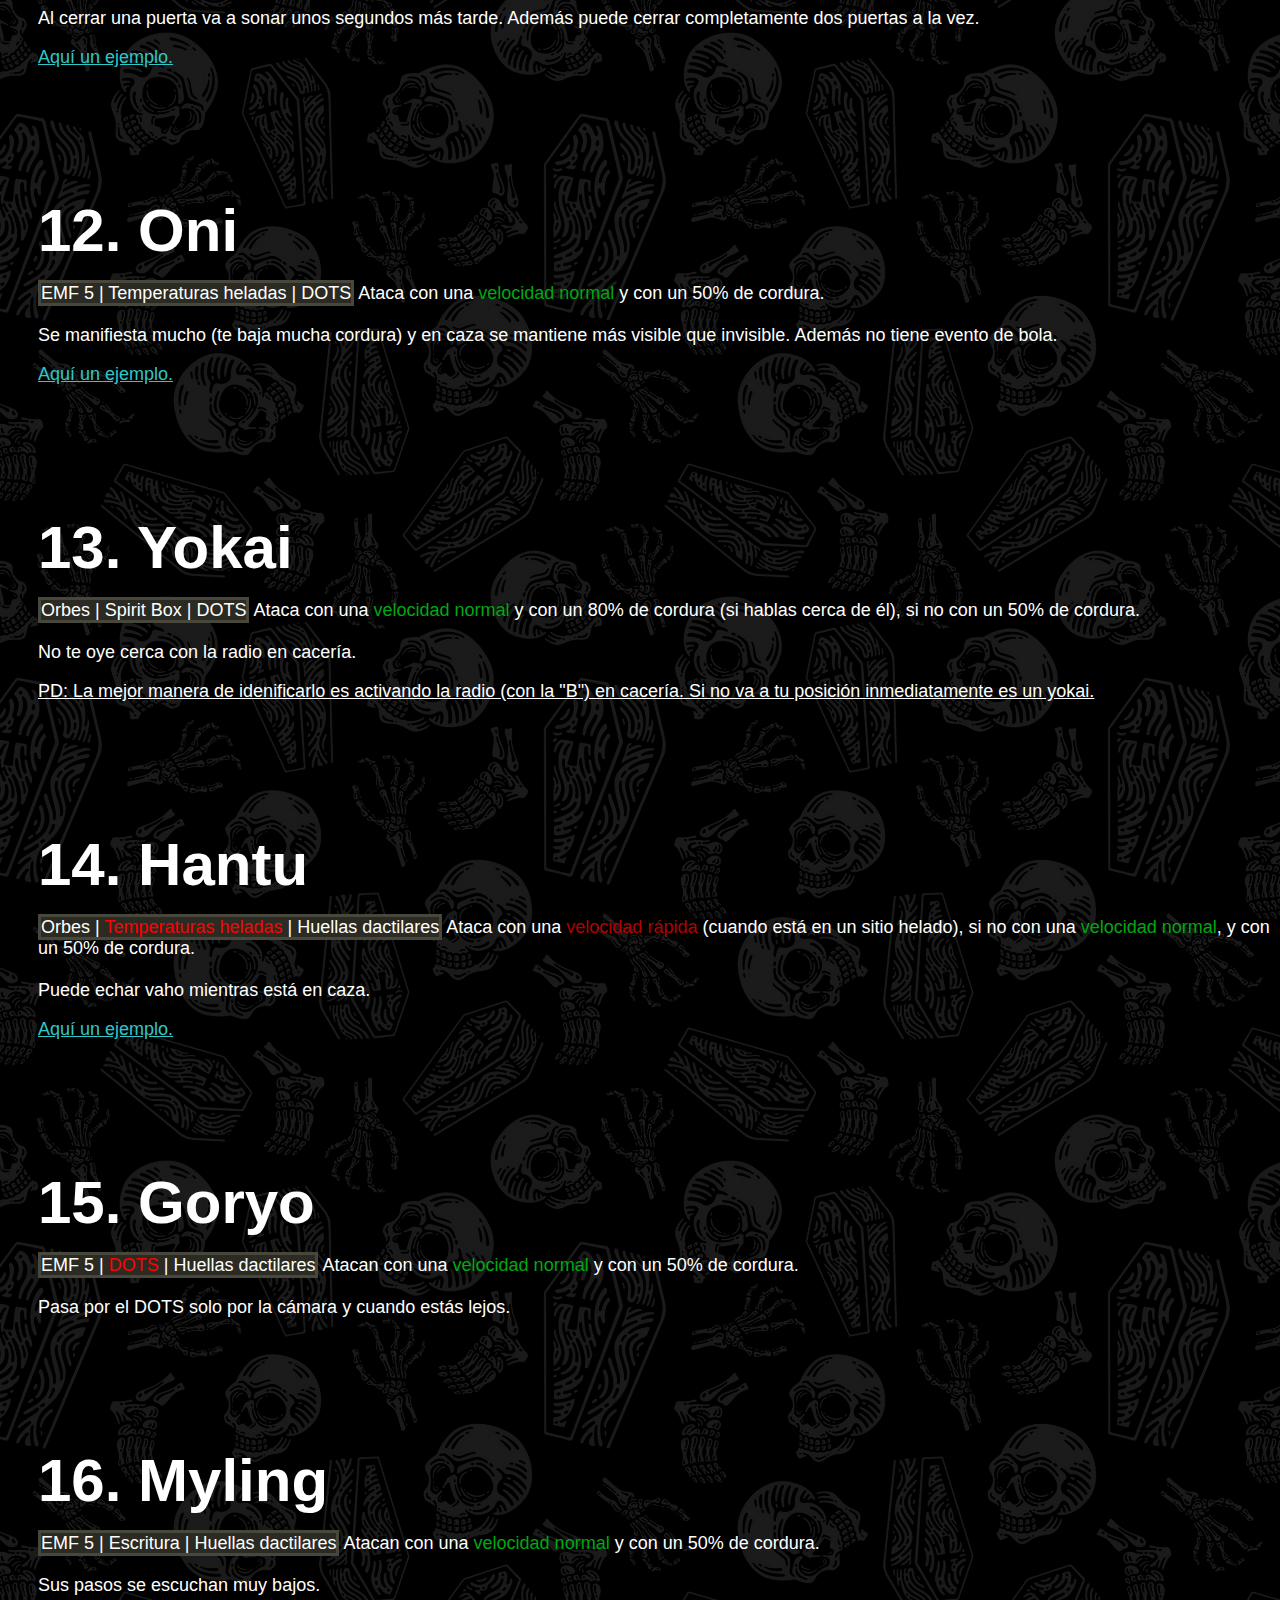
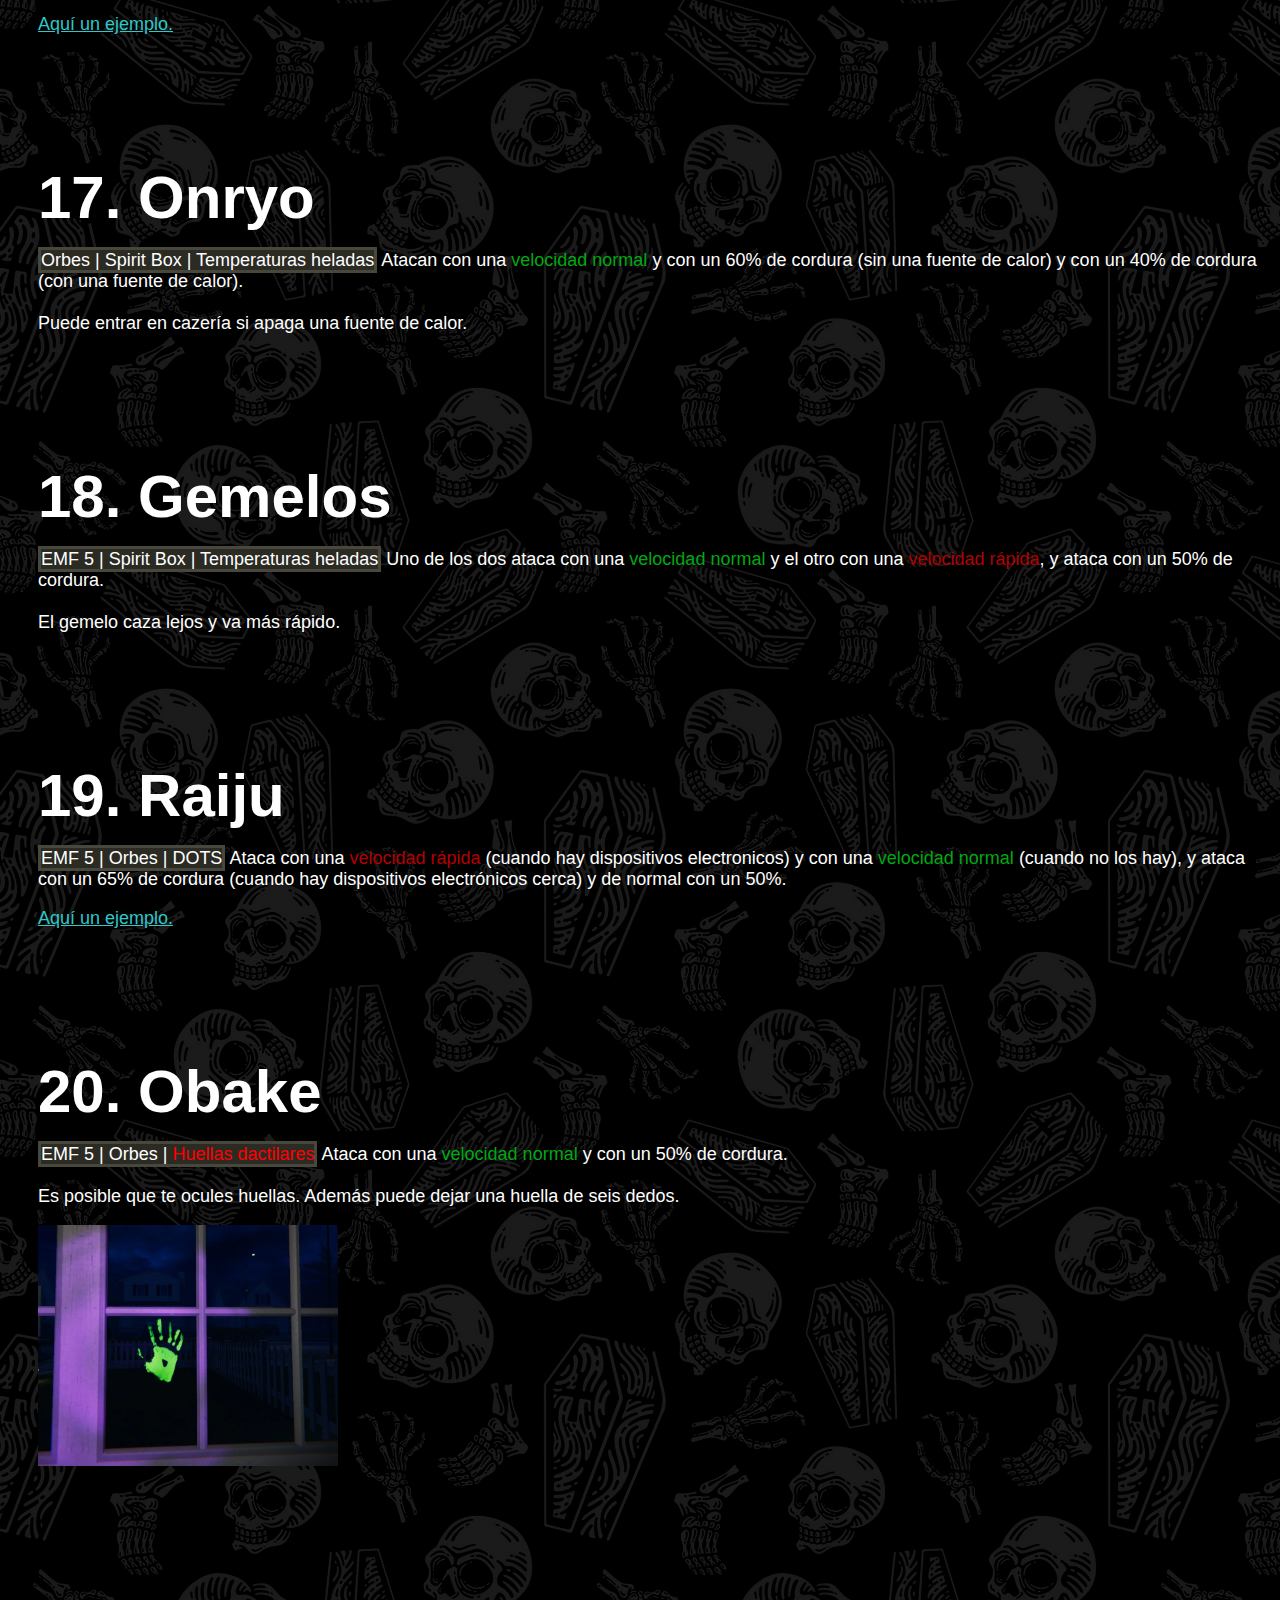
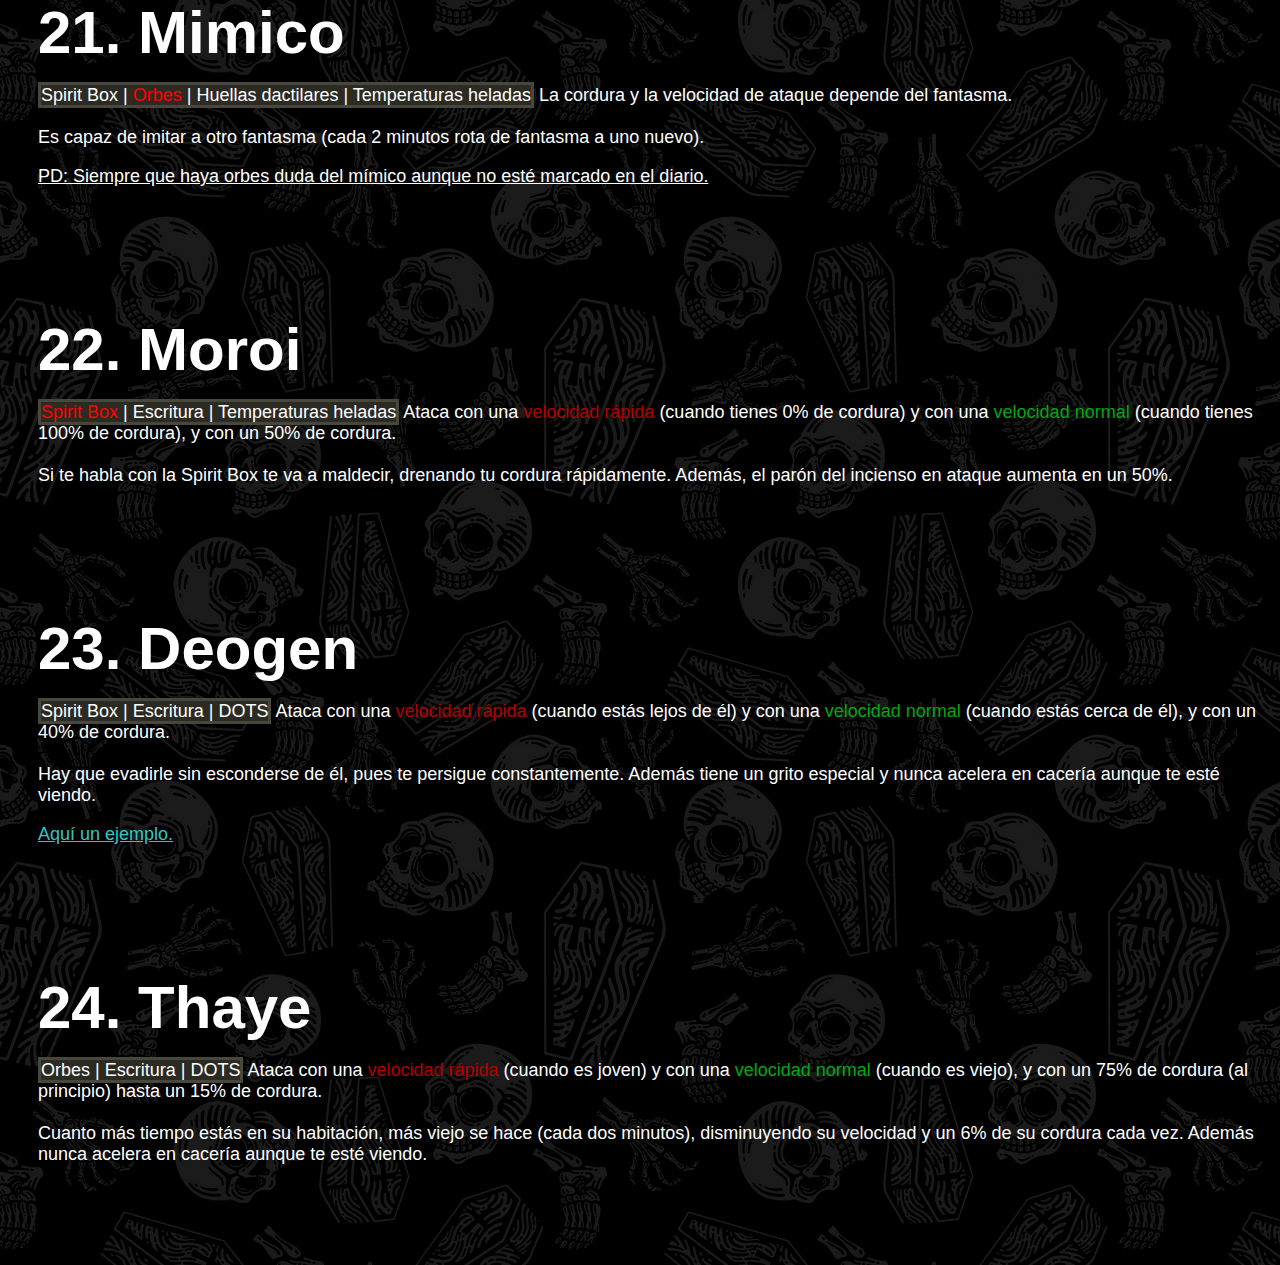
<file: Fantasmas/fantasmas.html>
<!DOCTYPE html>
<html>
<head>
	<title>Ecos del Phasmo</title>
	<meta http-equiv="Content-Type" content="text/html; charset=utf-8"/>
	<link rel="stylesheet" href="fan_style.css" />
</head>
<body>
	<header>
		<section style="text-align: right; margin-bottom: -65px; margin-right: 15px; position: relative;">
			<a href="C:/Users/gabri/Desktop/Mis aplicaciones/Pagina de phasmophobia/menu.html">
				<img src="fan_img/Atras.png" style="opacity: 2; width: 85px;" />
			</a>
		</section>
		<section id="fan_tipos">
			<img src="fan_img/Decoracion1.jpg" style="width:350px;margin-right: 195px;margin-bottom: 190px; border-radius: 30px; box-shadow: 0 6px 16px 0 white;"/>

			<img src="fan_img/Tipo de fantasmas.png" usemap="#image-map">

			<map name="image-map">
    			<area href="#espiritu" coords="26,200,259,238" shape="rect">
    			<area href="#espectro" coords="26,246,261,288" shape="rect">
    			<area href="#ente" coords="26,294,260,336" shape="rect">
    			<area href="#polter" coords="26,344,263,388" shape="rect">
    			<area href="#banshee" coords="26,394,264,434" shape="rect">
    			<area href="#jinn" coords="27,443,264,481" shape="rect">
    			<area href="#pesadilla" coords="27,489,265,528" shape="rect">
    			<area href="#revenant" coords="27,535,265,577" shape="rect">
    			<area href="#sombra" coords="27,585,266,626" shape="rect">
    			<area href="#demonio" coords="27,634,266,673" shape="rect">
    			<area href="#yurei" coords="28,681,267,721" shape="rect">
    			<area href="#oni" coords="27,728,267,770" shape="rect">
    			<area href="#yokai" coords="272,199,542,240" shape="rect">
    			<area href="#hantu" coords="272,247,545,289" shape="rect">
    			<area href="#goryo" coords="273,294,540,338" shape="rect">
    			<area href="#myling" coords="273,345,549,388" shape="rect">
    			<area href="#onryo" coords="273,395,550,434" shape="rect">
    			<area href="#gemelos" coords="272,444,550,480" shape="rect">
    			<area href="#raiju" coords="273,488,553,529" shape="rect">
    			<area href="#obake" coords="273,537,555,578" shape="rect">
    			<area href="#mimico" coords="274,587,556,625" shape="rect">
    			<area href="#moroi" coords="273,635,556,673" shape="rect">
    			<area href="#deogen" coords="275,683,554,722" shape="rect">
    			<area href="#thaye" coords="277,729,559,768" shape="rect">
			</map>
			<img src="fan_img/Decoracion2.jpg" style="width:300px;margin-left: 223px;margin-bottom: 90px; transform: rotate(8deg); box-shadow: 0 4px 40px gray;"/>
		</section>
		
	</header>
	<section>
		<h3 class="fantasma" id="espiritu">1. Espiritu</h3>
		<p class="descripcion"><span style="border: 3px solid #47473C; background-color:#2B2B24;">EMF 5 | Spirit Box | Escritura</span> Ataca con una <span style="color:#00A813;">velocidad normal</span> y con un 50% de cordura. <br><br>Utilizar el incienso provocará que no pueda atacar antes de los 3 minutos (en permatack).</p>
	</section>
	<section>
		<h3 class="fantasma" id="espectro">2. Espectro</h3>
		<p class="descripcion"><span style="border: 3px solid #47473C; background-color:#2B2B24;">EMF 5 | Spirit Box | DOTS</span> Ataca con una <span style="color:#00A813;">velocidad normal</span> y con un 50% de cordura. <br><br>No pisa la sal y puede teletransportarse. Además, después de tirar el incienso en caza, no vuelve a cazar hasta pasados 3 minutos.</p>
		<p style="text-decoration: underline;" class="descripcion">PD: Mantén el crucifijo cerca por si se te teletransporta.</p>
	</section>
	<section>
		<h3 class="fantasma" id="ente">3. Ente</h3>
		<p class="descripcion"><span style="border: 3px solid #47473C; background-color:#2B2B24;">Spirit Box | Huellas dactilares | DOTS</span> Ataca con una <span style="color:#00A813;">velocidad normal</span> y con un 50% de cordura. <br><br>Desaparece en las fotos tomadas en manifestación o tras activar el pentáculo, y no se distorsionan. En caza se le ve más invisible que visible. Al mirarle te baja la cordura más rápido y puede seguir a alguien (y cambiar de target).</p>
		<a class="enlace" href="https://www.youtube.com/shorts/OT_bGdSyf60">Aquí un ejemplo.</a>
	</section>
	<section>
		<h3 class="fantasma" id="polter">4. Poltergeist</h3>
		<p class="descripcion"><span style="border: 3px solid #47473C; background-color:#2B2B24;">Spirit Box | Huellas dactilares | Escritura</span> Ataca con una <span style="color:#00A813;">velocidad normal</span> y con un 50% de cordura. <br><br>Puede tirar múltiples objetos a la vez y muy lejos.</p>
		<p style="text-decoration: underline;" class="descripcion">PD: Puedes amontonar una pila de objetos para ver si tira varios objetos a la vez en caza.</p>
	</section>
	<section>
		<h3 class="fantasma" id="banshee">5. Banshee</h3>
		<p class="descripcion"><span style="border: 3px solid #47473C; background-color:#2B2B24;">Orbes | Huellas dactilares | DOTS</span> Ataca con una <span style="color:#00A813;">velocidad normal</span> y con un 50% de cordura (al target). <br><br>Sigue a un único "target", al cual únicamente puede matar en caza. Además que puedes oirlo cantando a través de un micrófono parabólico.</p>
		<a class="enlace" href="https://youtu.be/TXL7rM3nndI?t=4">Aquí un ejemplo.</a>
	</section>
	<section>
		<h3 class="fantasma" id="jinn">6. Jinn</h3>
		<p class="descripcion"><span style="border: 3px solid #47473C; background-color:#2B2B24;">EMF 5 | Huellas dactilares | Temperaturas heladas</span> Ataca con una <span style="color:#B30000;">velocidad rápida</span> (cuando los plomos están encendidos y estamos lejos), si no con una <span style="color:#00A813;">velocidad normal</span>, y con un 50% de cordura. <br><br>No puede bajar los plomos por sí mismo y si nos ve en caza acelera inmediatamente. Además puede bajar un 25% de cordura de repente.</p>
	</section>
	<section>
		<h3 class="fantasma" id="pesadilla">7. Pesadilla</h3>
		<p class="descripcion"><span style="border: 3px solid #47473C; background-color:#2B2B24;">Orbes | Spirit Box | Escritura</span> Ataca con una <span style="color:#00A813;">velocidad normal</span> y con un 50% de cordura (con luces apagadas) y con un 40% de cordura (con luces encendidas). <br><br>Te puede apagar la luz después de encenderla y puede apagar tres luces a la vez sin evento.</p>
	</section>
	<section>
		<h3 class="fantasma" id="revenant">8. Revenant</h3>
		<p class="descripcion"><span style="border: 3px solid #47473C; background-color:#2B2B24;">Orbes | Escritura | Temperaturas heladas</span> Ataca con una <span style="color:#B30000;">velocidad rápida</span> (cuando te ve o te oye) y con una <span style="color:#00A813;">velocidad normal</span> (cuando no te ve ni oye), y con un 50% de cordura.</p>
	</section>
	<section>
		<h3 class="fantasma" id="sombra">9. Sombra</h3>
		<p class="descripcion"><span style="border: 3px solid #47473C; background-color:#2B2B24;">EMF 5 | Temperaturas heladas | Escritura</span> Ataca con una <span style="color:#00A813;">velocidad normal</span> y con un 35% de cordura. <br><br>No hace nada si estás cerca de ella.</p>
	</section>
	<section>
		<h3 class="fantasma" id="demonio">10. Demonio</h3>
		<p class="descripcion"><span style="border: 3px solid #47473C; background-color:#2B2B24;">Huellas dactilares | Temperaturas heladas | Escritura</span> Ataca con una <span style="color:#00A813;">velocidad normal</span> y con un 70% de cordura (o con 100% si hace la habilidad). <br><br>Los crucifijos aumentan su rango un 50% más. Además atacan más seguido (1 minuto en permatack con incienso).</p>
		<p style="text-decoration: underline;" class="descripcion">PD: La mejor manera de identificarlo es estando en permatack (0% de cordura) y tirar incienso. Si dura 1 minuto en volver a atacar es demonio, si dura 1 minuto y medio puede ser cualquiera y si dura 3 minutos es un espectro.</p>
	</section>
	<section>
		<h3 class="fantasma" id="yurei">11. Yurei</h3>
		<p class="descripcion"><span style="border: 3px solid #47473C; background-color:#2B2B24;">Orbes | Temperaturas heladas | DOTS</span> Ataca con una <span style="color:#00A813;">velocidad normal</span> y con 50% de cordura. <br><br>Al cerrar una puerta va a sonar unos segundos más tarde. Además puede cerrar completamente dos puertas a la vez.</p>
		<a class="enlace" href="https://youtu.be/zgVOekUoZ0E?t=66">Aquí un ejemplo.</a>
	</section>
	<section>
		<h3 class="fantasma" id="oni">12. Oni</h3>
		<p class="descripcion"><span style="border: 3px solid #47473C; background-color:#2B2B24;">EMF 5 | Temperaturas heladas | DOTS</span> Ataca con una <span style="color:#00A813;">velocidad normal</span> y con un 50% de cordura. <br><br>Se manifiesta mucho (te baja mucha cordura) y en caza se mantiene más visible que invisible. Además no tiene evento de bola.</p>
		<a class="enlace" href="https://www.youtube.com/shorts/fxkSJSunMKE">Aquí un ejemplo.</a>
	</section>
	<section>
		<h3 class="fantasma" id="yokai">13. Yokai</h3>
		<p class="descripcion"><span style="border: 3px solid #47473C; background-color:#2B2B24;">Orbes | Spirit Box | DOTS</span> Ataca con una <span style="color:#00A813;">velocidad normal</span> y con un 80% de cordura (si hablas cerca de él), si no con un 50% de cordura. <br><br>No te oye cerca con la radio en cacería.</p>
		<p style="text-decoration: underline;" class="descripcion">PD: La mejor manera de idenificarlo es activando la radio (con la "B") en cacería. Si no va a tu posición inmediatamente es un yokai.</p>
	</section>
	<section>
		<h3 class="fantasma" id="hantu">14. Hantu</h3>
		<p class="descripcion"><span style="border: 3px solid #47473C; background-color:#2B2B24;">Orbes | <span style="color:red;">Temperaturas heladas</span> | Huellas dactilares</span> Ataca con una <span style="color:#B30000;">velocidad rápida</span> (cuando está en un sitio helado), si no con una <span style="color:#00A813;">velocidad normal</span>, y con un 50% de cordura. <br><br>Puede echar vaho mientras está en caza.</p>
		<a class="enlace" href="https://www.youtube.com/shorts/rha72qGco2s">Aquí un ejemplo.</a>
	</section>
	<section>
		<h3 class="fantasma" id="goryo">15. Goryo</h3>
		<p class="descripcion"><span style="border: 3px solid #47473C; background-color:#2B2B24;">EMF 5 | <span style="color:red;">DOTS</span> | Huellas dactilares</span> Atacan con una <span style="color:#00A813;">velocidad normal</span> y con un 50% de cordura. <br><br>Pasa por el DOTS solo por la cámara y cuando estás lejos.</p>
	</section>
	<section>
		<h3 class="fantasma" id="myling">16. Myling</h3>
		<p class="descripcion"><span style="border: 3px solid #47473C; background-color:#2B2B24;">EMF 5 | Escritura | Huellas dactilares</span> Atacan con una <span style="color:#00A813;">velocidad normal</span> y con un 50% de cordura. <br><br>Sus pasos se escuchan muy bajos.</p>
		<a class="enlace" href="https://www.youtube.com/shorts/XmM2Ept87i0">Aquí un ejemplo.</a>
	</section>
	<section>
		<h3 class="fantasma" id="onryo">17. Onryo</h3>
		<p class="descripcion"><span style="border: 3px solid #47473C; background-color:#2B2B24;">Orbes | Spirit Box | Temperaturas heladas</span> Atacan con una <span style="color:#00A813;">velocidad normal</span> y con un 60% de cordura (sin una fuente de calor) y con un 40% de cordura (con una fuente de calor). <br><br>Puede entrar en cazería si apaga una fuente de calor.</p>
	</section>
	<section>
		<h3 class="fantasma" id="gemelos">18. Gemelos</h3>
		<p class="descripcion"><span style="border: 3px solid #47473C; background-color:#2B2B24;">EMF 5 | Spirit Box | Temperaturas heladas</span> Uno de los dos ataca con una <span style="color:#00A813;">velocidad normal</span> y el otro con una <span style="color:#B30000;">velocidad rápida</span>, y ataca con un 50% de cordura. <br><br>El gemelo caza lejos y va más rápido.</p>
	</section>
	<section>
		<h3 class="fantasma" id="raiju">19. Raiju</h3>
		<p class="descripcion"><span style="border: 3px solid #47473C; background-color:#2B2B24;">EMF 5 | Orbes | DOTS</span> Ataca con una <span style="color:#B30000;">velocidad rápida</span> (cuando hay dispositivos electronicos) y con una <span style="color:#00A813;">velocidad normal</span> (cuando no los hay), y ataca con un 65% de cordura (cuando hay dispositivos electrónicos cerca) y de normal con un 50%.</p>
		<a class="enlace" href="https://www.youtube.com/shorts/Cat3J7fytmw">Aquí un ejemplo.</a>
	</section>
	<section>
		<h3 class="fantasma" id="obake">20. Obake</h3>
		<p class="descripcion"><span style="border: 3px solid #47473C; background-color:#2B2B24;">EMF 5 | Orbes | <span style="color:red;">Huellas dactilares</span></span> Ataca con una <span style="color:#00A813;">velocidad normal</span> y con un 50% de cordura. <br><br>Es posible que te ocules huellas. Además puede dejar una huella de seis dedos.</p>
		<img src="fan_img/Huella_obake.png" style="width:300px; margin-left: 30px;" />
	</section>
	<section>
		<h3 class="fantasma" id="mimico">21. Mimico</h3>
		<p class="descripcion"><span style="border: 3px solid #47473C; background-color:#2B2B24;">Spirit Box | <span style="color:red;">Orbes</span> | Huellas dactilares | Temperaturas heladas</span> La cordura y la velocidad de ataque depende del fantasma. <br><br>Es capaz de imitar a otro fantasma (cada 2 minutos rota de fantasma a uno nuevo).</p>
		<p style="text-decoration: underline;" class="descripcion">PD: Siempre que haya orbes duda del mímico aunque no esté marcado en el diario.</p>
	</section>
	<section>
		<h3 class="fantasma" id="moroi">22. Moroi</h3>
		<p class="descripcion"><span style="border: 3px solid #47473C; background-color:#2B2B24;"><span style="color:red;">Spirit Box</span> | Escritura | Temperaturas heladas</span> Ataca con una <span style="color:#B30000;">velocidad rápida</span> (cuando tienes 0% de cordura) y con una <span style="color:#00A813;">velocidad normal</span> (cuando tienes 100% de cordura), y con un 50% de cordura. <br><br>Si te habla con la Spirit Box te va a maldecir, drenando tu cordura rápidamente. Además, el parón del incienso en ataque aumenta en un 50%.</p>
	</section>
	<section>
		<h3 class="fantasma" id="deogen">23. Deogen</h3>
		<p class="descripcion"><span style="border: 3px solid #47473C; background-color:#2B2B24;">Spirit Box | Escritura | DOTS</span> Ataca con una <span style="color:#B30000;">velocidad rápida</span> (cuando estás lejos de él) y con una <span style="color:#00A813;">velocidad normal</span> (cuando estás cerca de él), y con un 40% de cordura. <br><br>Hay que evadirle sin esconderse de él, pues te persigue constantemente. Además tiene un grito especial y nunca acelera en cacería aunque te esté viendo.</p>
		<a class="enlace" href="https://www.youtube.com/shorts/nLc1qlv22D8">Aquí un ejemplo.</a>
	</section>
	<section style="margin-bottom: 100px;">
		<h3 class="fantasma" id="thaye">24. Thaye</h3>
		<p class="descripcion"><span style="border: 3px solid #47473C; background-color:#2B2B24;">Orbes | Escritura | DOTS</span> Ataca con una <span style="color:#B30000;">velocidad rápida</span> (cuando es joven) y con una <span style="color:#00A813;">velocidad normal</span> (cuando es viejo), y con un 75% de cordura (al principio) hasta un 15% de cordura. <br><br>Cuanto más tiempo estás en su habitación, más viejo se hace (cada dos minutos), disminuyendo su velocidad y un 6% de su cordura cada vez. Además nunca acelera en cacería aunque te esté viendo.</p>
	</section>
</body>
</html>
</file>
<file: style.css>
/* Importar la fuente externa local */
@font-face {
	font-family: "Phasmo font";
	src: url("Fuentes/Phasmo-Font.ttf");
}

/* El fondo de la página web principal (una imagen) */
body {
	background: linear-gradient(rgba(5, 7, 12, 0.42), rgba(5, 7, 12, 0.42)), url(img/Asilo.png), 100%, no-repeat;
	background-size: cover;
	background-position: top;
	margin: 0;
}

/* El título ("El salón del Phasmo") de la página web principal */
#titulo {
	font-family: 'Black Ops One', cursive;
	font-size: 90px;
	text-align: center;
	background: linear-gradient(red, yellow 32%, yellow 68%, red);
	margin: 400px;
	margin-top: 40px;
	margin-bottom: 260px;
}

/* El botón de entrar al menú de la página web */
#entrar {
	background-size: 100px;
	font-family: "Phasmo font", sans-serif;
	font-size: 100px;
	text-align: center;
	text-decoration: none;
	text-shadow: 3px 5px black
}

#entrar:link, #entrar:visited {
	color: #2EC8C8;
}

#entrar:hover {
	color: yellow;
}

#entrar:active {
	color: red;
}

#pie {
	background: black;
	position: absolute;
	bottom: 0;
	width: 100%;
	height: 10%;
	
}

#redes {
	font-size: 20px;
	text-align: center;
	position: absolute;
	margin-left: 20px;
	margin-top: 32px;
	text-decoration: none;
}

#redes:link, #redes:visited {
	color: #FFFFFF;
}

#redes:hover {
	color: red;
}

#redes:active {
	color: red;
}
</file>
<file: map_style.css>
body {
	background: linear-gradient(rgba(5, 7, 12, 0.75), rgba(5, 7, 12, 0.75)), url(Mapas/map_img/Fondo.jpg);
}

#tabla {
	margin: 150px;
	margin-top: 25px;
	text-align: center;
}

.title {
	font-family: 'Kanit', sans-serif;
	font-size: 55px;
	text-decoration: underline;
	color: white;
	text-align: center;
	margin-bottom: 30px;
}

.imagen {
	text-align: center;
	margin-bottom: 130px;
}
</file>
<file: menu_style.css>
/* Importar la fuente externa local */
@font-face {
	font-family: "Phasmo font";
	src: url("Fuentes/Phasmo-Font.ttf");
}

/* El fondo del menú */
body {
	background-color: black;
	background-image: url(img/Fondo_menu_prueba.png);
	background-repeat: repeat-x;
}

/* Tabla de todos los enlaces en escena */
#tabla {
	margin-top: 175px;
	margin-left: 48px;
	display: flex;
	justify-content: center;

}

/* Botón para ir a las wikis */
.enlace {
	font-size: 85px;
	text-decoration: none;
	text-shadow: 3px 5px #203D3D;
	text-align: center;
}

.enlace:link, .enlace:visited {
	color: #2EC8C8;
}

.enlace:hover {
	color: yellow;
}

.enlace:active {
	color: red;
}

/* Botón de objetos malditos */
#O_M {
	width: 920px;
}

/* Botón de mapa */
#mapa {
	width: 410px;
}

/* Botón de fantasmas */
#fantasma {
	width: 643px;
}

/* Tabla de las novedades */
#noved_tabla {
	margin-top: -10px;
	display: flex;
	justify-content: center;
	color: white;
}

/* Titulo de las novedades */
#noved_titulo {
	font-family: Phasmo font, sans-serif;
	font-size: 72px;
	text-decoration: none;
	margin-bottom: 25px;
}

/* Artículo de la novedad */
#noved_articulo {
	margin-top: 10px;
}

#pie {
	position: absolute;
	bottom: 0;
	width: 99%;
	height: 10%;
}

#redes {
	font-size: 20px;
	text-align: center;
	position: absolute;
	margin-left: 20px;
	margin-top: 35px;
	text-decoration: none;
}

#redes:link, #redes:visited {
	color: #FFFFFF;
}

#redes:hover {
	color: red;
}

#redes:active {
	color: red;
}
</file>
<file: OM_style.css>
@font-face {
	font-family: "Phasmo font";
	src: url("Fuentes/Phasmo-Font.ttf");
}

body {
	background: linear-gradient(rgba(5, 7, 12, 0.75), rgba(5, 7, 12, 0.75)), url(OM/OM_img/Fondo.png);
	background-size: cover;
}

#fondo2 {
	margin: 20px;
	margin-bottom: 0px;
	background: linear-gradient(rgba(0, 0, 0, 0.72), rgba(0, 0, 0, 0.72));
	padding: 20px;
	padding-bottom: 0px
}

.titulo {
	font-family: 'Gluten', cursive;
	font-size: 40px;
	text-decoration: underline;
	position: absolute;
	color: white;
	margin-left: 180px;
	margin-bottom: 0px;
	margin-top: 2px;
}

.imagen {
	width: 110px;
}

.descripcion {
	font-size: 20px;
	color: white;
	position: absolute;
	margin-top: 48px;
	margin-left: 180px;
	margin-bottom: 0px;
	margin-right: 128px;
}

#oraciones:visited, #oraciones:link {
	color: #2EC8C8;
}

#oraciones:hover {
	color: yellow;
}

#oracines:active {
	color: red;
}
</file>
<file: Fantasmas/fan_style.css>
/* Importar la fuente externa local */
@font-face {
	font-family: "Phasmo font";
	src: url("C:/Users/gabri/Desktop/Mis aplicaciones/Pagina de phasmophobia/Fuentes/Phasmo-Font.ttf");
}

body {
	background-image: url(fan_img/Fondo.png);
}

#fan_tipos {
	text-align: center;
	margin-top: 0px;
}

.fantasma {
	font-size: 60px;
	font-family: "Phasmo font", sans-serif;
	color: white;
	margin-top: 128px;
	margin-bottom: 0px;
	margin-left: 30px;
}

.descripcion {
	font-size: 18px;
	font-family: sans-serif;
	color: white;
	margin-left: 30px;

}

.enlace:link, .enlace:visited {
	font-size: 18px;
	font-family: sans-serif;
	color: #2EC8C8;
	margin-left: 30px;
}

.enlace:hover {
	color: yellow;
}

.enlace:active {
	color: red;
}
</file>
